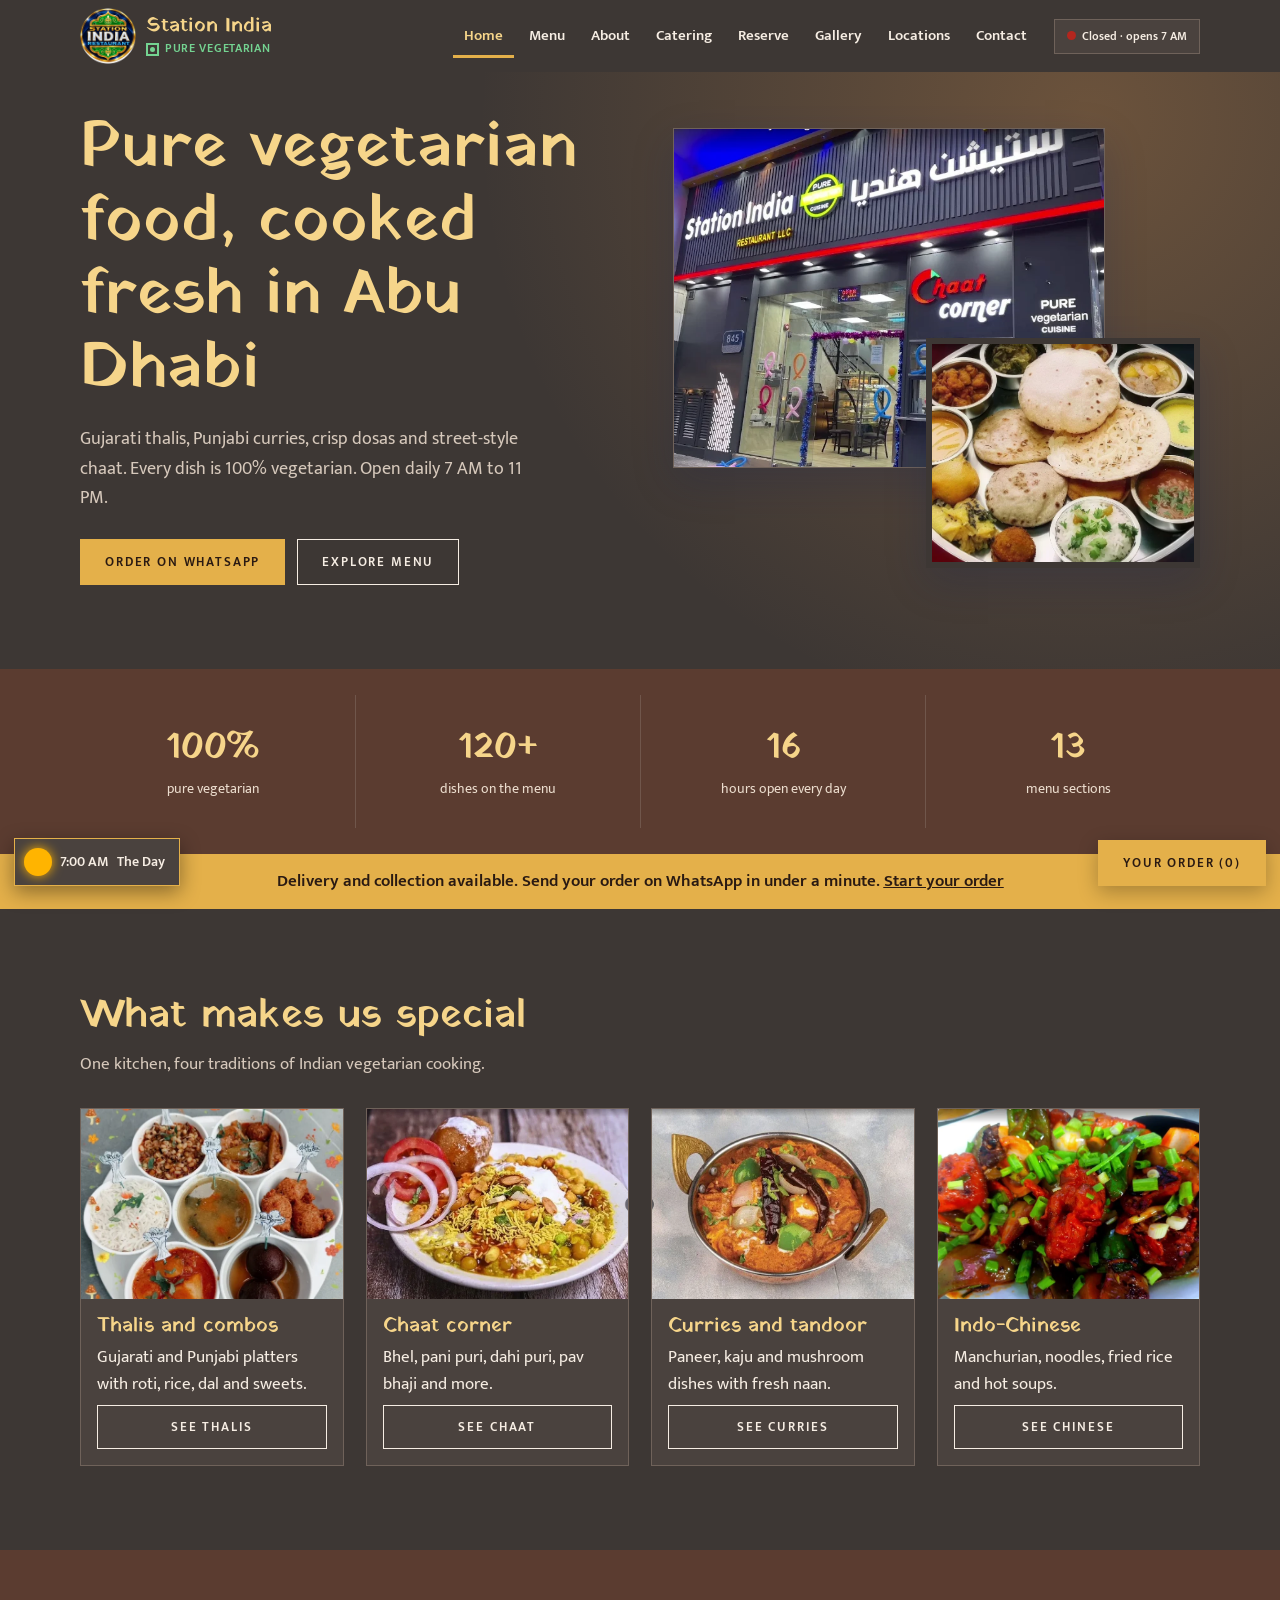
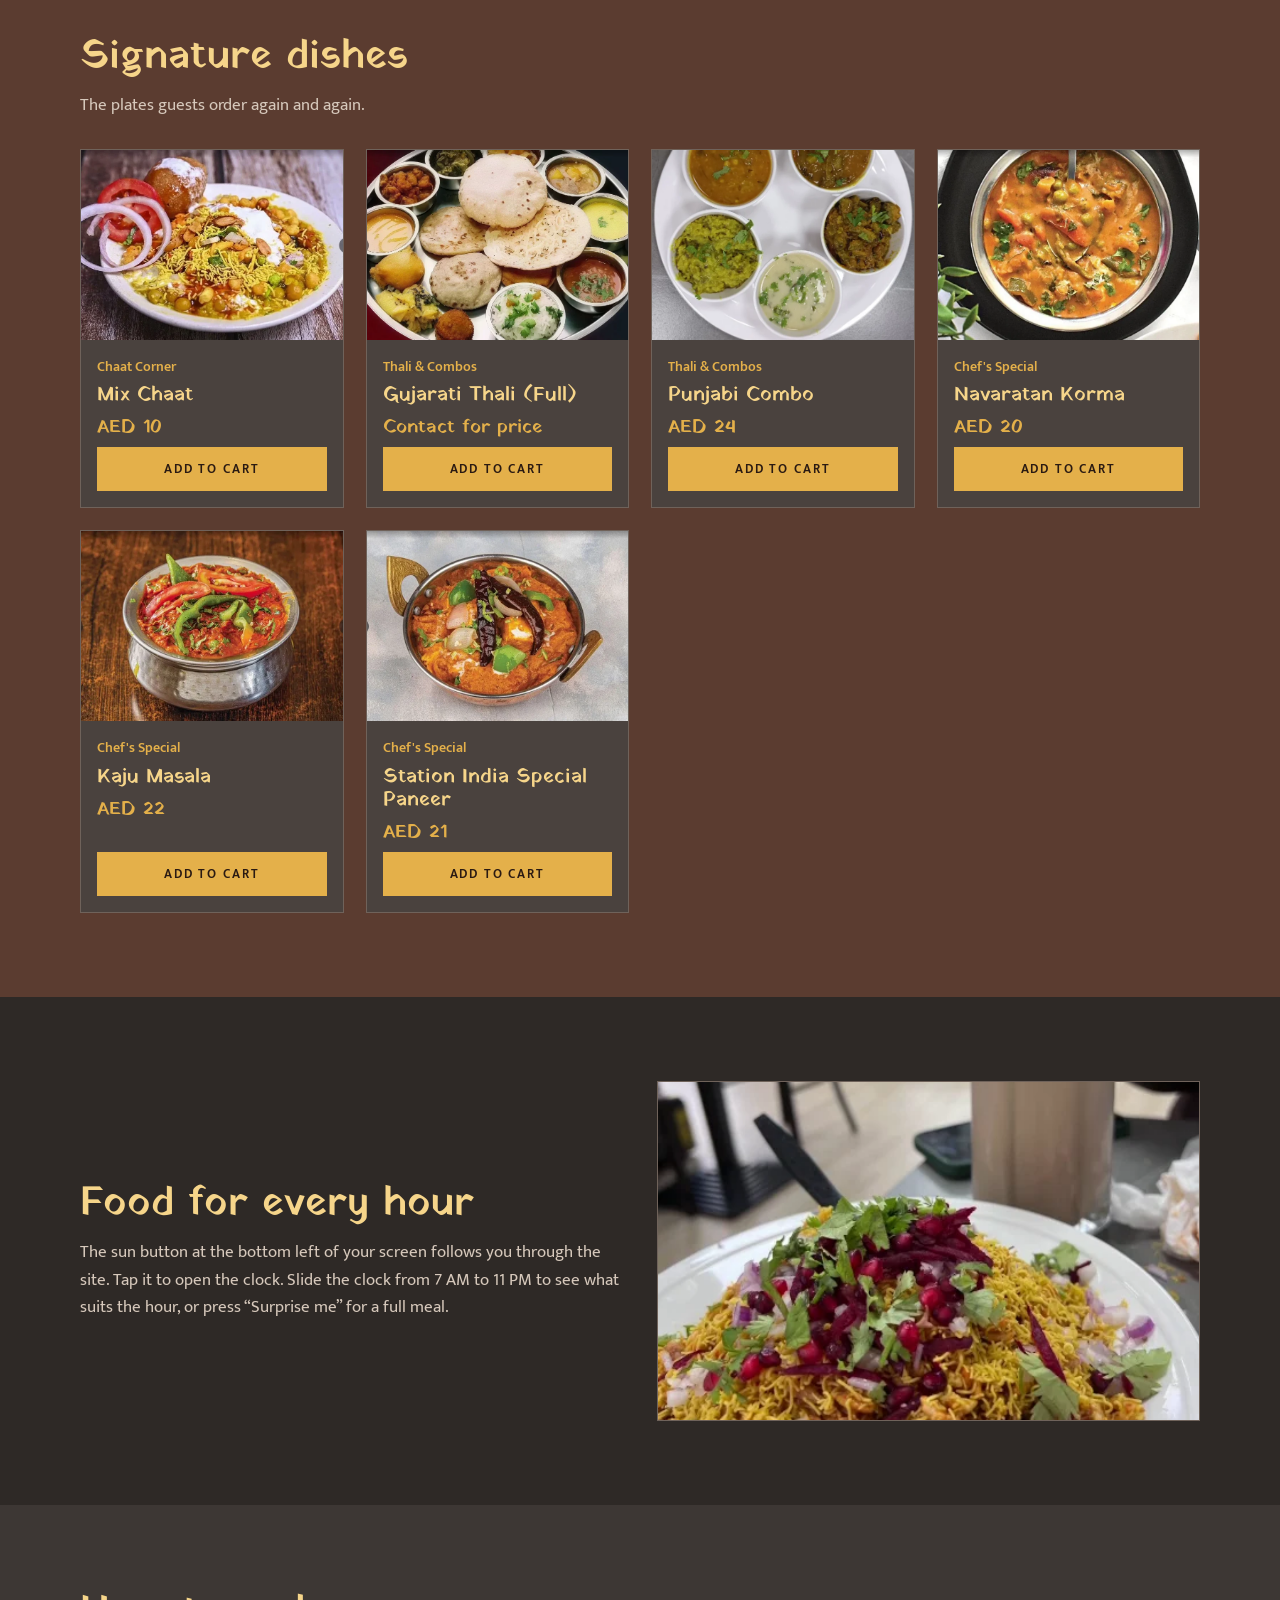
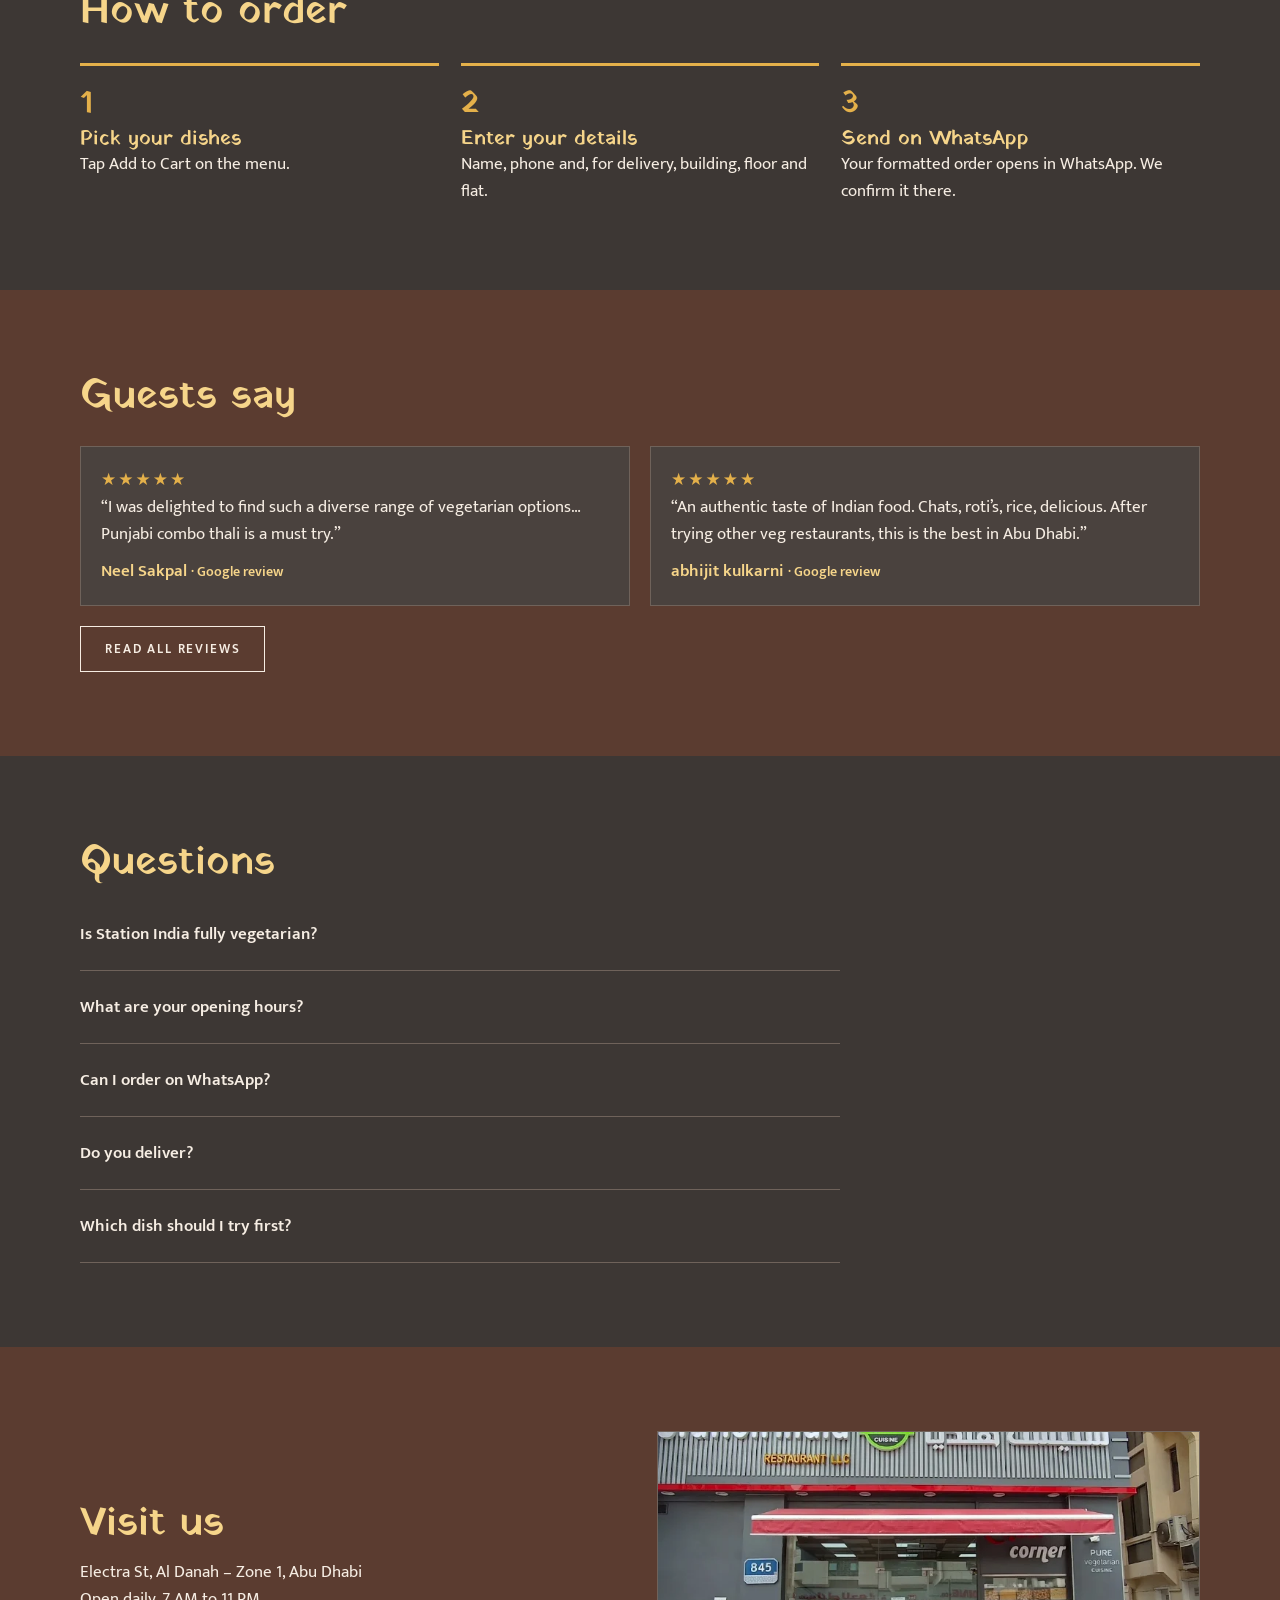
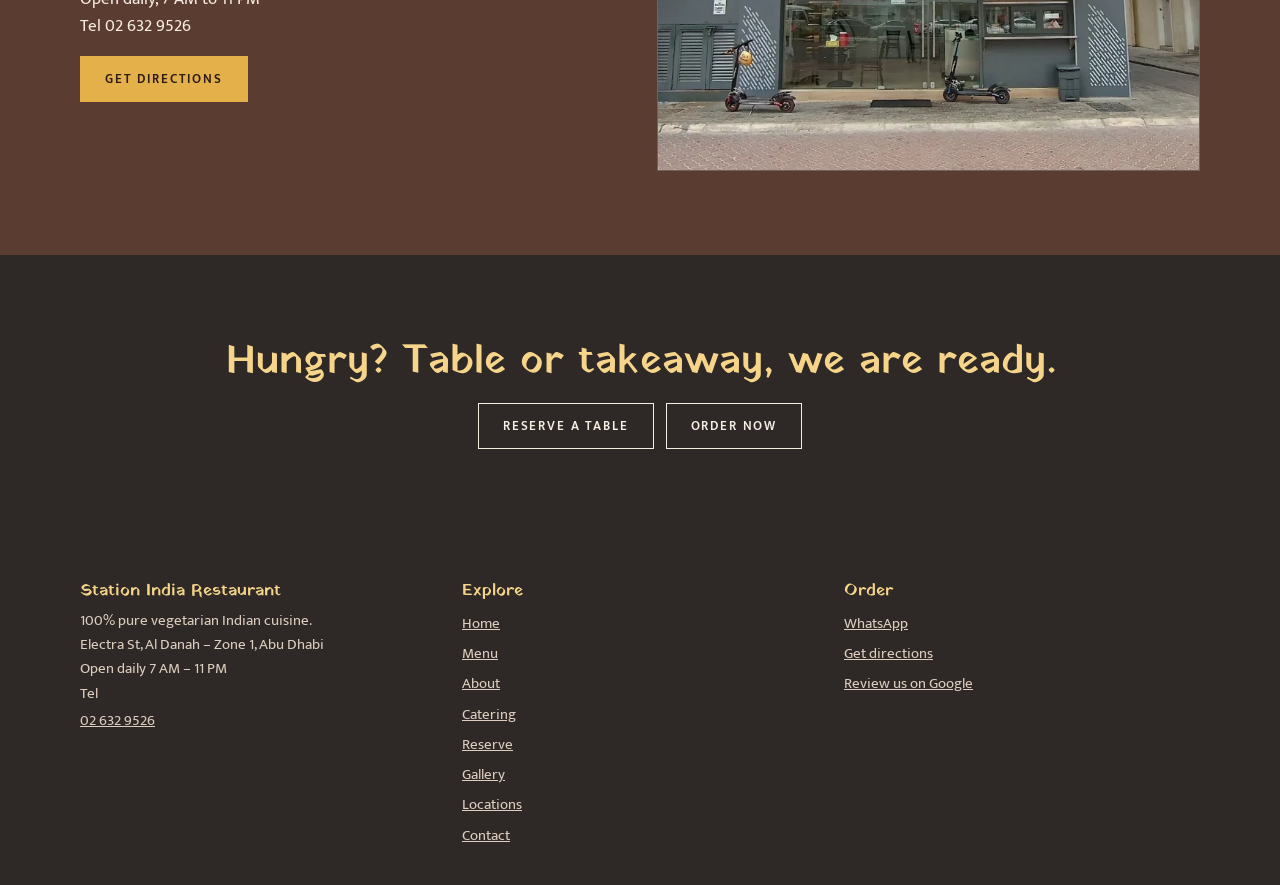
<file: index.html>
<!doctype html><html lang="en"><head><meta charset="utf-8"><meta name="viewport" content="width=device-width,initial-scale=1,viewport-fit=cover">
<meta name="color-scheme" content="only light"><meta name="supported-color-schemes" content="light"><meta name="theme-color" content="#3D3734">
<title>Station India Restaurant Abu Dhabi | Pure Vegetarian Indian Food</title><meta name="description" content="100% pure vegetarian Indian restaurant in Al Danah, Abu Dhabi. Thalis, chaat, dosa, paneer curries. Order on WhatsApp. Open daily 7 AM to 11 PM."><link rel="canonical" href="https://YOUR-DOMAIN.com/index.html">
<meta property="og:title" content="Station India Restaurant Abu Dhabi | Pure Vegetarian Indian Food"><meta property="og:description" content="100% pure vegetarian Indian restaurant in Al Danah, Abu Dhabi. Thalis, chaat, dosa, paneer curries. Order on WhatsApp. Open daily 7 AM to 11 PM."><meta property="og:image" content="https://YOUR-DOMAIN.com/images/logo-station-india.webp"><meta property="og:type" content="website"><meta name="twitter:card" content="summary_large_image">
<link rel="icon" href="images/logo-small.png"><link rel="preconnect" href="https://fonts.googleapis.com"><link rel="preconnect" href="https://fonts.gstatic.com" crossorigin>
<link href="https://fonts.googleapis.com/css2?family=Mukta:wght@400;600&family=Yatra+One&display=swap" rel="stylesheet"><link rel="stylesheet" href="style.css"></head>
<body data-p="home"><main><section class="hero"><div class="wrap hg"><div><h1>Pure vegetarian food, cooked fresh in Abu Dhabi</h1><p>Gujarati thalis, Punjabi curries, crisp dosas and street-style chaat. Every dish is 100% vegetarian. Open daily 7 AM to 11 PM.</p><div class="cta"><a class="btn" href="https://wa.me/97126329526">Order on WhatsApp</a><a class="btn o" href="menu.html">Explore Menu</a></div></div>
<div class="hi"><img class="a" src="images/storefront-night.webp" alt="Station India Restaurant storefront at night, Electra Street, Abu Dhabi"><img class="b" src="images/gujarati-thali-platter.webp" alt="Gujarati thali platter at Station India Abu Dhabi"></div></div></section>
<div class="stats"><div class="wrap"><div><b data-n="100" data-s="%">100%</b><span>pure vegetarian</span></div><div><b data-n="120" data-s="+">120+</b><span>dishes on the menu</span></div><div><b data-n="16">16</b><span>hours open every day</span></div><div><b data-n="13">13</b><span>menu sections</span></div></div></div>
<div class="ban">Delivery and collection available. Send your order on WhatsApp in under a minute. <a href="menu.html"><u>Start your order</u></a></div>
<section class="sec"><div class="wrap"><h2>What makes us special</h2><p class="lead">One kitchen, four traditions of Indian vegetarian cooking.</p>
<div class="grid"><article class="card rev"><img src="images/round-thali.webp" alt="Round thali with bowls of dal, curry and rice" loading="lazy"><div><h3>Thalis and combos</h3><p>Gujarati and Punjabi platters with roti, rice, dal and sweets.</p><a class="btn o" href="menu.html#c3">See thalis</a></div></article>
<article class="card rev"><img src="images/sev-puri-chaat.webp" alt="Sev puri chaat with onion and tomato" loading="lazy"><div><h3>Chaat corner</h3><p>Bhel, pani puri, dahi puri, pav bhaji and more.</p><a class="btn o" href="menu.html#c2">See chaat</a></div></article>
<article class="card rev"><img src="images/paneer-kadai.webp" alt="Paneer kadai in a brass bowl" loading="lazy"><div><h3>Curries and tandoor</h3><p>Paneer, kaju and mushroom dishes with fresh naan.</p><a class="btn o" href="menu.html#c4">See curries</a></div></article>
<article class="card rev"><img src="images/veg-manchurian.webp" alt="Vegetable manchurian with spring onion" loading="lazy"><div><h3>Indo-Chinese</h3><p>Manchurian, noodles, fried rice and hot soups.</p><a class="btn o" href="menu.html#c8">See Chinese</a></div></article></div></div></section>
<section class="sec alt"><div class="wrap"><h2>Signature dishes</h2><p class="lead">The plates guests order again and again.</p><div class="grid" id="sig"></div></div></section>
<section class="sec dk"><div class="wrap two"><div><h2>Food for every hour</h2><p class="lead">The sun button at the bottom left of your screen follows you through the site. Tap it to open the clock. Slide the clock from 7 AM to 11 PM to see what suits the hour, or press “Surprise me” for a full meal.</p></div><img src="images/bhel-and-shake.webp" alt="Bhel and a cold coffee shake" loading="lazy"></div></section>
<section class="sec"><div class="wrap"><h2>How to order</h2><div class="steps"><div><h3>Pick your dishes</h3><p>Tap Add to Cart on the menu.</p></div><div><h3>Enter your details</h3><p>Name, phone and, for delivery, building, floor and flat.</p></div><div><h3>Send on WhatsApp</h3><p>Your formatted order opens in WhatsApp. We confirm it there.</p></div></div></div></section>
<section class="sec alt"><div class="wrap"><h2>Guests say</h2><div class="rv"><blockquote class="rev"><span class="st" aria-label="5 stars">★★★★★</span><p>“I was delighted to find such a diverse range of vegetarian options… Punjabi combo thali is a must try.”</p><cite>Neel Sakpal <small>· Google review</small></cite></blockquote><blockquote class="rev"><span class="st" aria-label="5 stars">★★★★★</span><p>“An authentic taste of Indian food. Chats, roti’s, rice, delicious. After trying other veg restaurants, this is the best in Abu Dhabi.”</p><cite>abhijit kulkarni <small>· Google review</small></cite></blockquote></div><p style="margin-top:20px"><a class="btn o" href="about-us.html#reviews">Read all reviews</a></p></div></section>
<section class="sec"><div class="wrap"><h2>Questions</h2><div style="max-width:760px"><details><summary>Is Station India fully vegetarian?</summary><p>Yes. Every dish is 100% pure vegetarian, and Jain options such as Jain Pav Bhaji are available.</p></details><details><summary>What are your opening hours?</summary><p>We are open every day from 7 AM to 11 PM.</p></details><details><summary>Can I order on WhatsApp?</summary><p>Yes. Add dishes to your order and send it on WhatsApp, or message us directly.</p></details><details><summary>Do you deliver?</summary><p>Yes. Choose Delivery in your order and give your building, floor, flat and directions.</p></details><details><summary>Which dish should I try first?</summary><p>Guests recommend the Punjabi Combo thali, rava masala dosa and our chaat.</p></details></div></div></section>
<section class="sec alt"><div class="wrap two"><div><h2>Visit us</h2><p>Electra St, Al Danah – Zone 1, Abu Dhabi<br>Open daily, 7 AM to 11 PM<br>Tel 02 632 9526</p><p style="margin-top:16px"><a class="btn" href="https://www.google.com/maps/search/?api=1&query=Station+India+Restaurant+Electra+St+Al+Danah+Abu+Dhabi">Get directions</a></p></div><img src="images/storefront-day.webp" alt="Station India Restaurant shopfront by day" loading="lazy"></div></section>
<section class="sec dk" style="text-align:center"><div class="wrap"><h2>Hungry? Table or takeaway, we are ready.</h2><div class="cta" style="justify-content:center;margin-top:18px"><a class="btn o" href="reserve.html">Reserve a table</a><a class="btn o" href="menu.html">Order now</a></div></div></section>
<script type="application/ld+json">{"@context": "https://schema.org", "@type": "Restaurant", "name": "Station India Restaurant", "servesCuisine": ["Indian", "Vegetarian", "Gujarati", "South Indian", "Indo-Chinese"], "telephone": "+97126329526", "priceRange": "AED 1-50", "image": "https://YOUR-DOMAIN.com/images/storefront-night.webp", "url": "https://YOUR-DOMAIN.com", "hasMenu": "https://YOUR-DOMAIN.com/menu.html", "address": {"@type": "PostalAddress", "streetAddress": "Electra St, Al Danah - Zone 1", "addressLocality": "Abu Dhabi", "addressCountry": "AE"}, "openingHoursSpecification": [{"@type": "OpeningHoursSpecification", "dayOfWeek": ["Monday", "Tuesday", "Wednesday", "Thursday", "Friday", "Saturday", "Sunday"], "opens": "07:00", "closes": "23:00"}]}</script><script type="application/ld+json">{"@context": "https://schema.org", "@type": "FAQPage", "mainEntity": [{"@type": "Question", "name": "Is Station India fully vegetarian?", "acceptedAnswer": {"@type": "Answer", "text": "Yes. Every dish is 100% pure vegetarian, and Jain options such as Jain Pav Bhaji are available."}}, {"@type": "Question", "name": "What are your opening hours?", "acceptedAnswer": {"@type": "Answer", "text": "We are open every day from 7 AM to 11 PM."}}, {"@type": "Question", "name": "Can I order on WhatsApp?", "acceptedAnswer": {"@type": "Answer", "text": "Yes. Add dishes to your order and send it on WhatsApp, or message us directly."}}, {"@type": "Question", "name": "Do you deliver?", "acceptedAnswer": {"@type": "Answer", "text": "Yes. Choose Delivery in your order and give your building, floor, flat and directions."}}, {"@type": "Question", "name": "Which dish should I try first?", "acceptedAnswer": {"@type": "Answer", "text": "Guests recommend the Punjabi Combo thali, rava masala dosa and our chaat."}}]}</script></main><script src="app.js"></script></body></html>
</file>
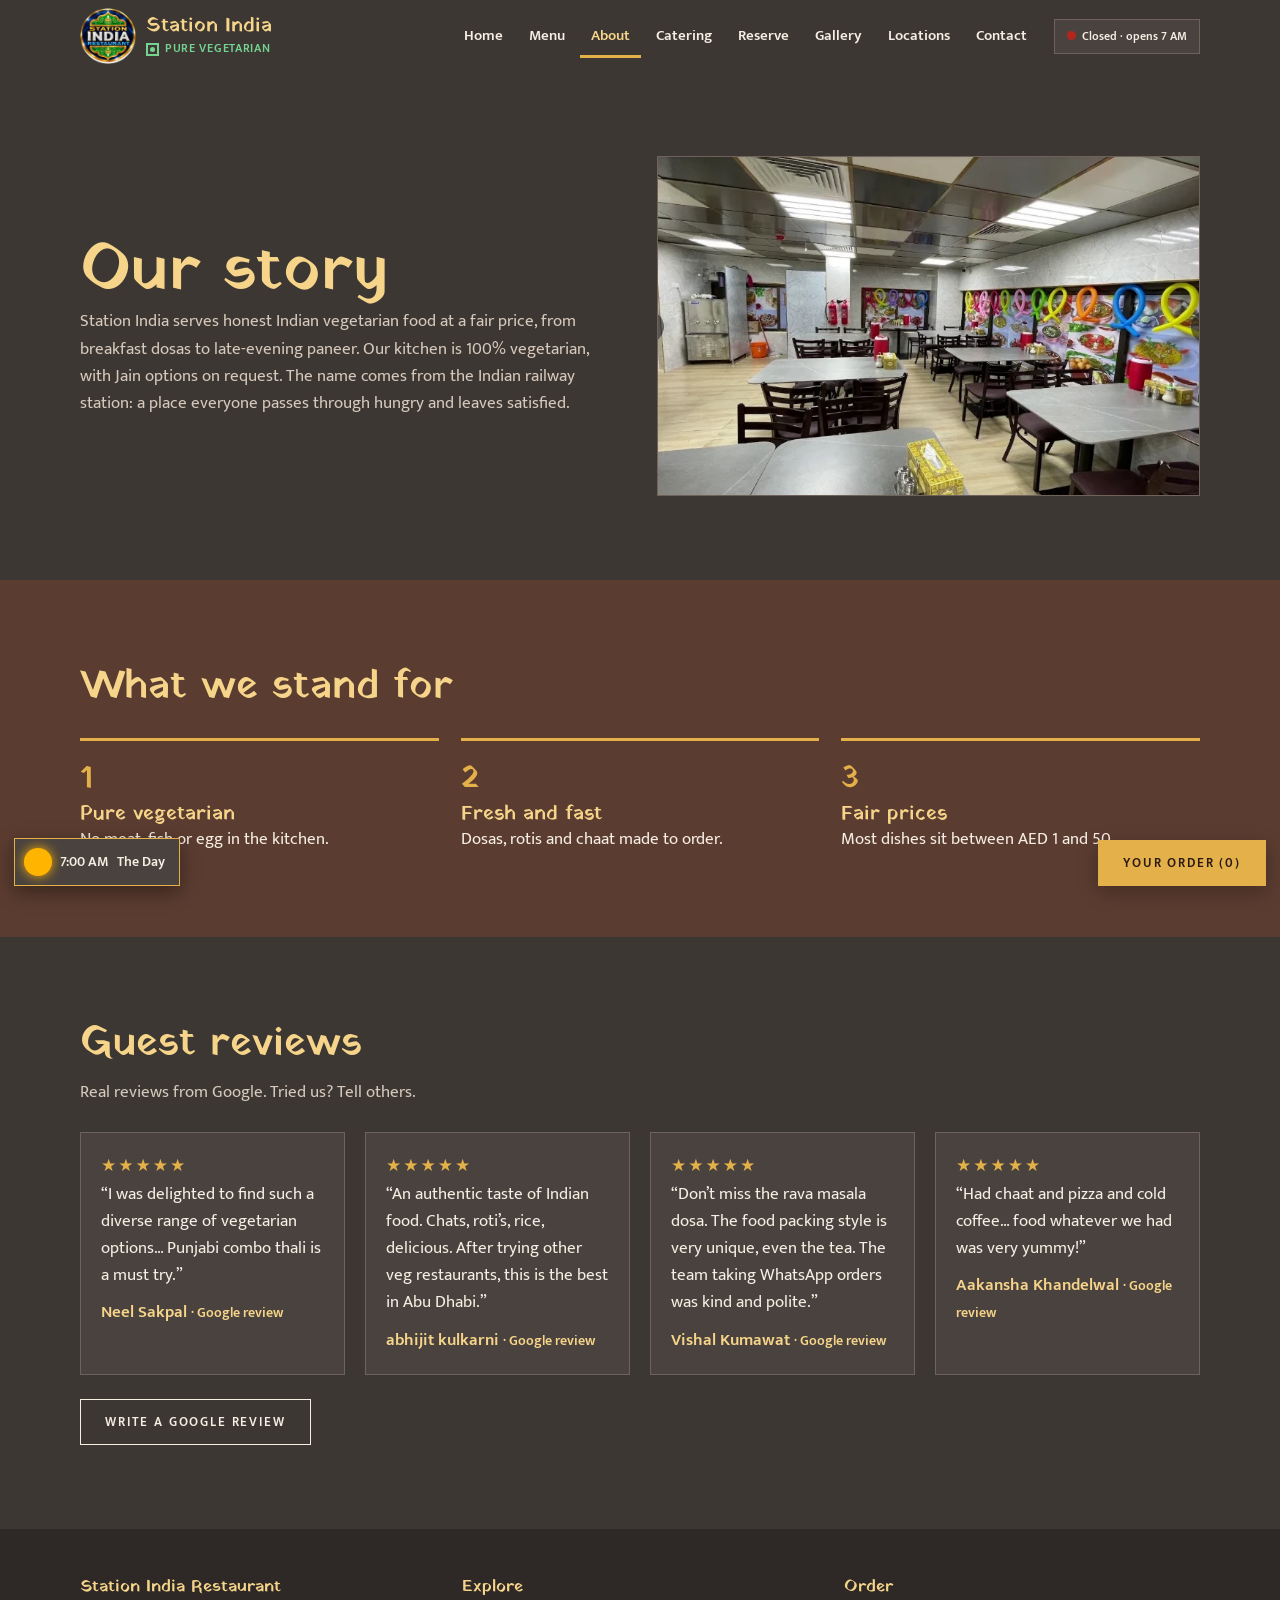
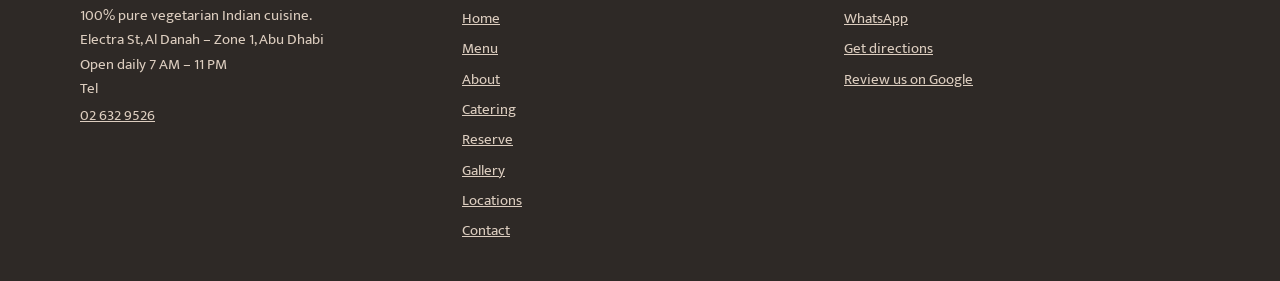
<file: about-us.html>
<!doctype html><html lang="en"><head><meta charset="utf-8"><meta name="viewport" content="width=device-width,initial-scale=1,viewport-fit=cover">
<meta name="color-scheme" content="only light"><meta name="supported-color-schemes" content="light"><meta name="theme-color" content="#3D3734">
<title>About Us | Station India Restaurant Abu Dhabi</title><meta name="description" content="The story of Station India, a pure vegetarian Indian kitchen in Al Danah, Abu Dhabi, and what guests say about it."><link rel="canonical" href="https://YOUR-DOMAIN.com/about-us.html">
<meta property="og:title" content="About Us | Station India Restaurant Abu Dhabi"><meta property="og:description" content="The story of Station India, a pure vegetarian Indian kitchen in Al Danah, Abu Dhabi, and what guests say about it."><meta property="og:image" content="https://YOUR-DOMAIN.com/images/logo-station-india.webp"><meta property="og:type" content="website"><meta name="twitter:card" content="summary_large_image">
<link rel="icon" href="images/logo-small.png"><link rel="preconnect" href="https://fonts.googleapis.com"><link rel="preconnect" href="https://fonts.gstatic.com" crossorigin>
<link href="https://fonts.googleapis.com/css2?family=Mukta:wght@400;600&family=Yatra+One&display=swap" rel="stylesheet"><link rel="stylesheet" href="style.css"></head>
<body data-p="about"><main><section class="sec"><div class="wrap two"><div><h1>Our story</h1><p class="lead">Station India serves honest Indian vegetarian food at a fair price, from breakfast dosas to late-evening paneer. Our kitchen is 100% vegetarian, with Jain options on request. The name comes from the Indian railway station: a place everyone passes through hungry and leaves satisfied.</p></div><img src="images/dining-hall-1.webp" alt="Dining hall at Station India Restaurant" loading="lazy"></div></section>
<section class="sec alt"><div class="wrap"><h2>What we stand for</h2><div class="steps"><div><h3>Pure vegetarian</h3><p>No meat, fish or egg in the kitchen.</p></div><div><h3>Fresh and fast</h3><p>Dosas, rotis and chaat made to order.</p></div><div><h3>Fair prices</h3><p>Most dishes sit between AED 1 and 50.</p></div></div></div></section>
<section class="sec" id="reviews"><div class="wrap"><h2>Guest reviews</h2><p class="lead">Real reviews from Google. Tried us? Tell others.</p><div class="rv"><blockquote class="rev"><span class="st" aria-label="5 stars">★★★★★</span><p>“I was delighted to find such a diverse range of vegetarian options… Punjabi combo thali is a must try.”</p><cite>Neel Sakpal <small>· Google review</small></cite></blockquote><blockquote class="rev"><span class="st" aria-label="5 stars">★★★★★</span><p>“An authentic taste of Indian food. Chats, roti’s, rice, delicious. After trying other veg restaurants, this is the best in Abu Dhabi.”</p><cite>abhijit kulkarni <small>· Google review</small></cite></blockquote><blockquote class="rev"><span class="st" aria-label="5 stars">★★★★★</span><p>“Don’t miss the rava masala dosa. The food packing style is very unique, even the tea. The team taking WhatsApp orders was kind and polite.”</p><cite>Vishal Kumawat <small>· Google review</small></cite></blockquote><blockquote class="rev"><span class="st" aria-label="5 stars">★★★★★</span><p>“Had chaat and pizza and cold coffee… food whatever we had was very yummy!”</p><cite>Aakansha Khandelwal <small>· Google review</small></cite></blockquote></div><p style="margin-top:24px"><a class="btn o" href="https://www.google.com/search?q=Station+india+Restaurant#lrd=0x3e5e671c5cef261f:0x58cc86a53b05bf9f,3,,,," target="_blank" rel="noopener">Write a Google review</a></p></div></section></main><script src="app.js"></script></body></html>
</file>
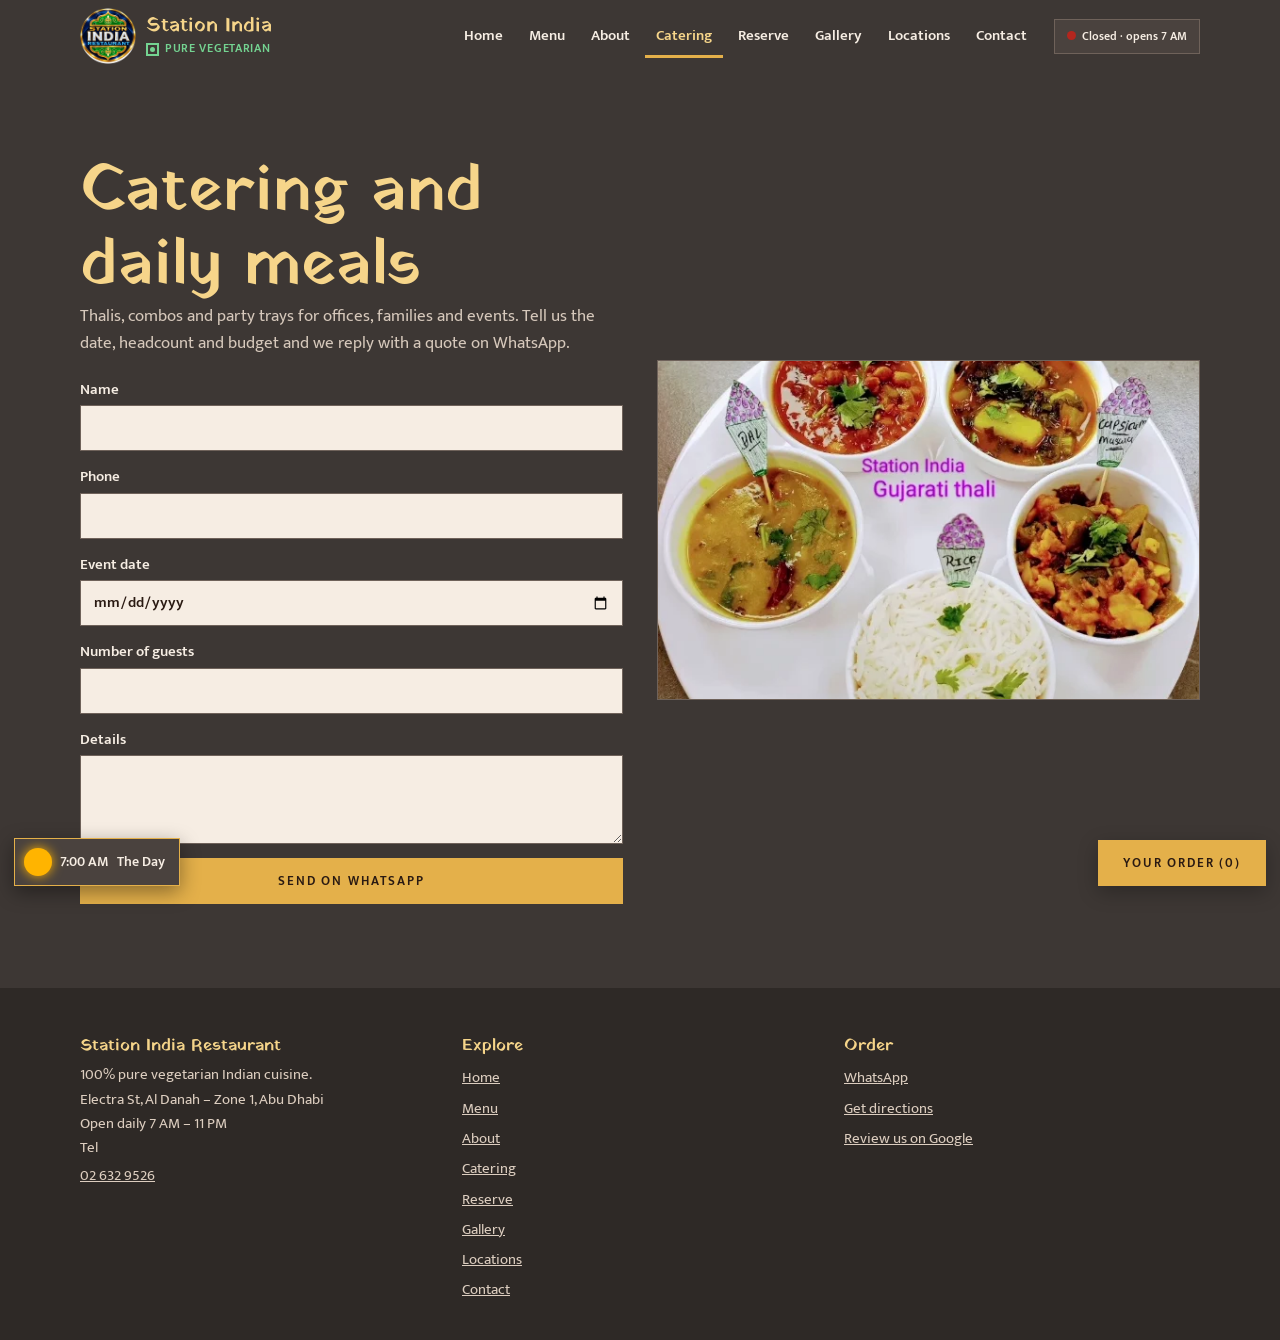
<file: catering.html>
<!doctype html><html lang="en"><head><meta charset="utf-8"><meta name="viewport" content="width=device-width,initial-scale=1,viewport-fit=cover">
<meta name="color-scheme" content="only light"><meta name="supported-color-schemes" content="light"><meta name="theme-color" content="#3D3734">
<title>Catering | Station India Restaurant Abu Dhabi</title><meta name="description" content="Vegetarian catering and daily meals for offices and groups in Abu Dhabi. Request a quote on WhatsApp."><link rel="canonical" href="https://YOUR-DOMAIN.com/catering.html">
<meta property="og:title" content="Catering | Station India Restaurant Abu Dhabi"><meta property="og:description" content="Vegetarian catering and daily meals for offices and groups in Abu Dhabi. Request a quote on WhatsApp."><meta property="og:image" content="https://YOUR-DOMAIN.com/images/logo-station-india.webp"><meta property="og:type" content="website"><meta name="twitter:card" content="summary_large_image">
<link rel="icon" href="images/logo-small.png"><link rel="preconnect" href="https://fonts.googleapis.com"><link rel="preconnect" href="https://fonts.gstatic.com" crossorigin>
<link href="https://fonts.googleapis.com/css2?family=Mukta:wght@400;600&family=Yatra+One&display=swap" rel="stylesheet"><link rel="stylesheet" href="style.css"></head>
<body data-p="cat"><main><section class="sec"><div class="wrap two"><div><h1>Catering and daily meals</h1><p class="lead">Thalis, combos and party trays for offices, families and events. Tell us the date, headcount and budget and we reply with a quote on WhatsApp.</p><form data-wa="Catering quote" style="margin-top:20px"><label>Name<input name="n" data-l="Name" required></label><label>Phone<input name="p" data-l="Phone" type="tel" required></label><label>Event date<input name="d" data-l="Date" type="date"></label><label>Number of guests<input name="g" data-l="Guests" type="number" min="1"></label><label>Details<textarea name="m" data-l="Details" rows="3"></textarea></label><button class="btn" type="submit">Send on WhatsApp</button></form></div><img src="images/gujarati-thali-bowls.webp" alt="Gujarati thali bowls for group meals" loading="lazy"></div></section></main><script src="app.js"></script></body></html>
</file>
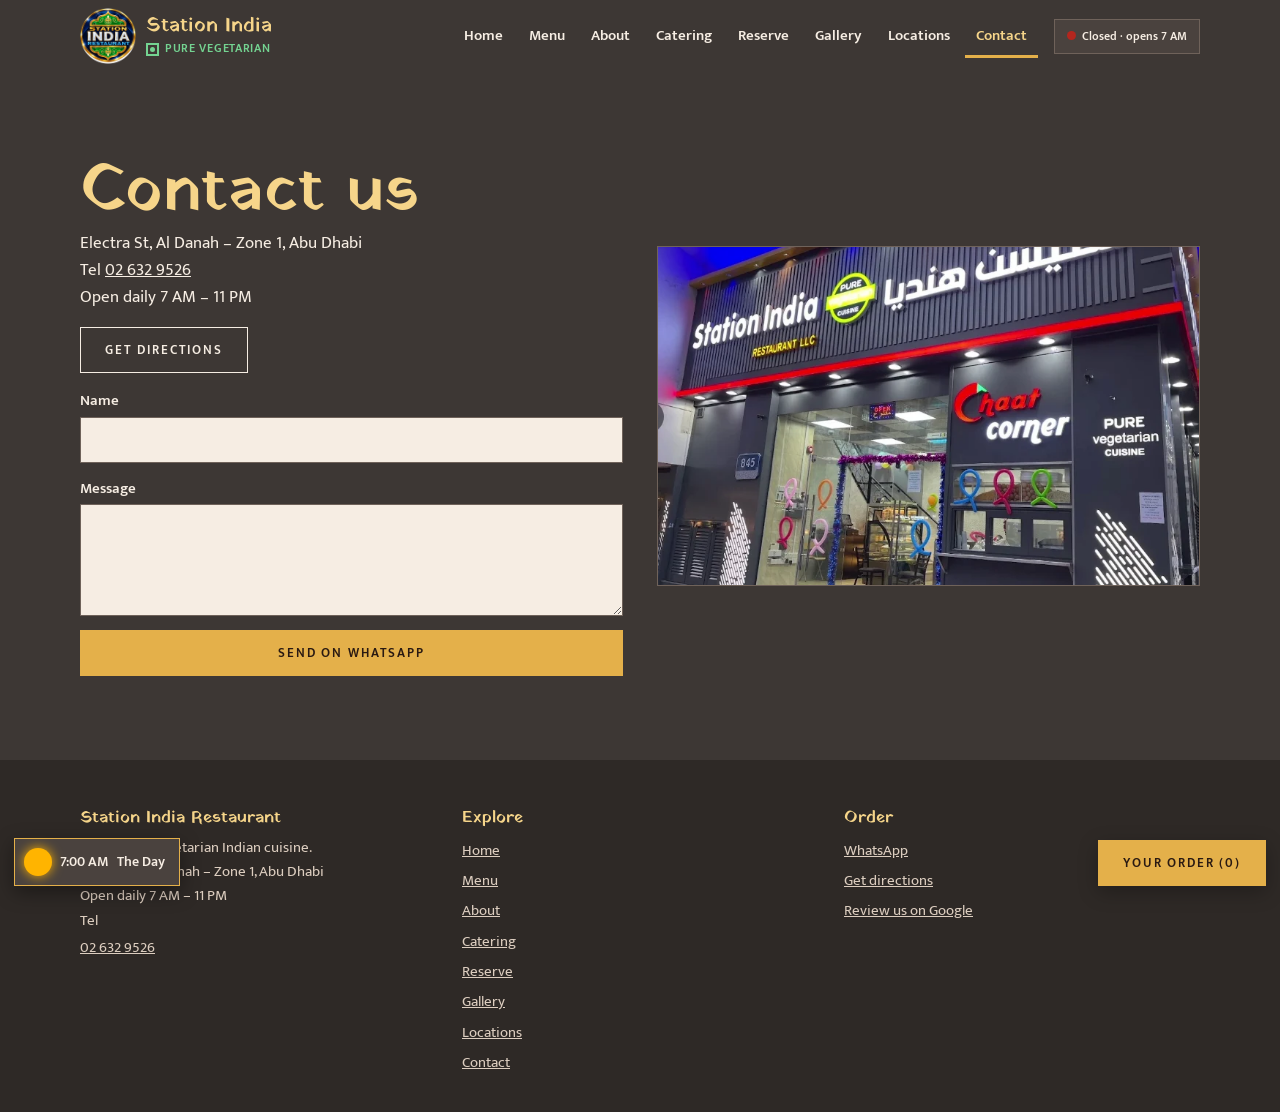
<file: contact-us.html>
<!doctype html><html lang="en"><head><meta charset="utf-8"><meta name="viewport" content="width=device-width,initial-scale=1,viewport-fit=cover">
<meta name="color-scheme" content="only light"><meta name="supported-color-schemes" content="light"><meta name="theme-color" content="#3D3734">
<title>Contact Us | Station India Restaurant Abu Dhabi</title><meta name="description" content="Call, WhatsApp or visit Station India, Electra St, Al Danah, Abu Dhabi."><link rel="canonical" href="https://YOUR-DOMAIN.com/contact-us.html">
<meta property="og:title" content="Contact Us | Station India Restaurant Abu Dhabi"><meta property="og:description" content="Call, WhatsApp or visit Station India, Electra St, Al Danah, Abu Dhabi."><meta property="og:image" content="https://YOUR-DOMAIN.com/images/logo-station-india.webp"><meta property="og:type" content="website"><meta name="twitter:card" content="summary_large_image">
<link rel="icon" href="images/logo-small.png"><link rel="preconnect" href="https://fonts.googleapis.com"><link rel="preconnect" href="https://fonts.gstatic.com" crossorigin>
<link href="https://fonts.googleapis.com/css2?family=Mukta:wght@400;600&family=Yatra+One&display=swap" rel="stylesheet"><link rel="stylesheet" href="style.css"></head>
<body data-p="con"><main><section class="sec"><div class="wrap two"><div><h1>Contact us</h1><p>Electra St, Al Danah – Zone 1, Abu Dhabi<br>Tel <a href="tel:+97126329526">02 632 9526</a><br>Open daily 7 AM – 11 PM</p><p style="margin:16px 0"><a class="btn o" href="https://www.google.com/maps/search/?api=1&query=Station+India+Restaurant+Electra+St+Al+Danah+Abu+Dhabi">Get directions</a></p><form data-wa="Message"><label>Name<input name="n" data-l="Name" required></label><label>Message<textarea name="m" data-l="Message" rows="4" required></textarea></label><button class="btn" type="submit">Send on WhatsApp</button></form></div><img src="images/storefront-night.webp" alt="Station India storefront at night" loading="lazy"></div></section></main><script src="app.js"></script></body></html>
</file>
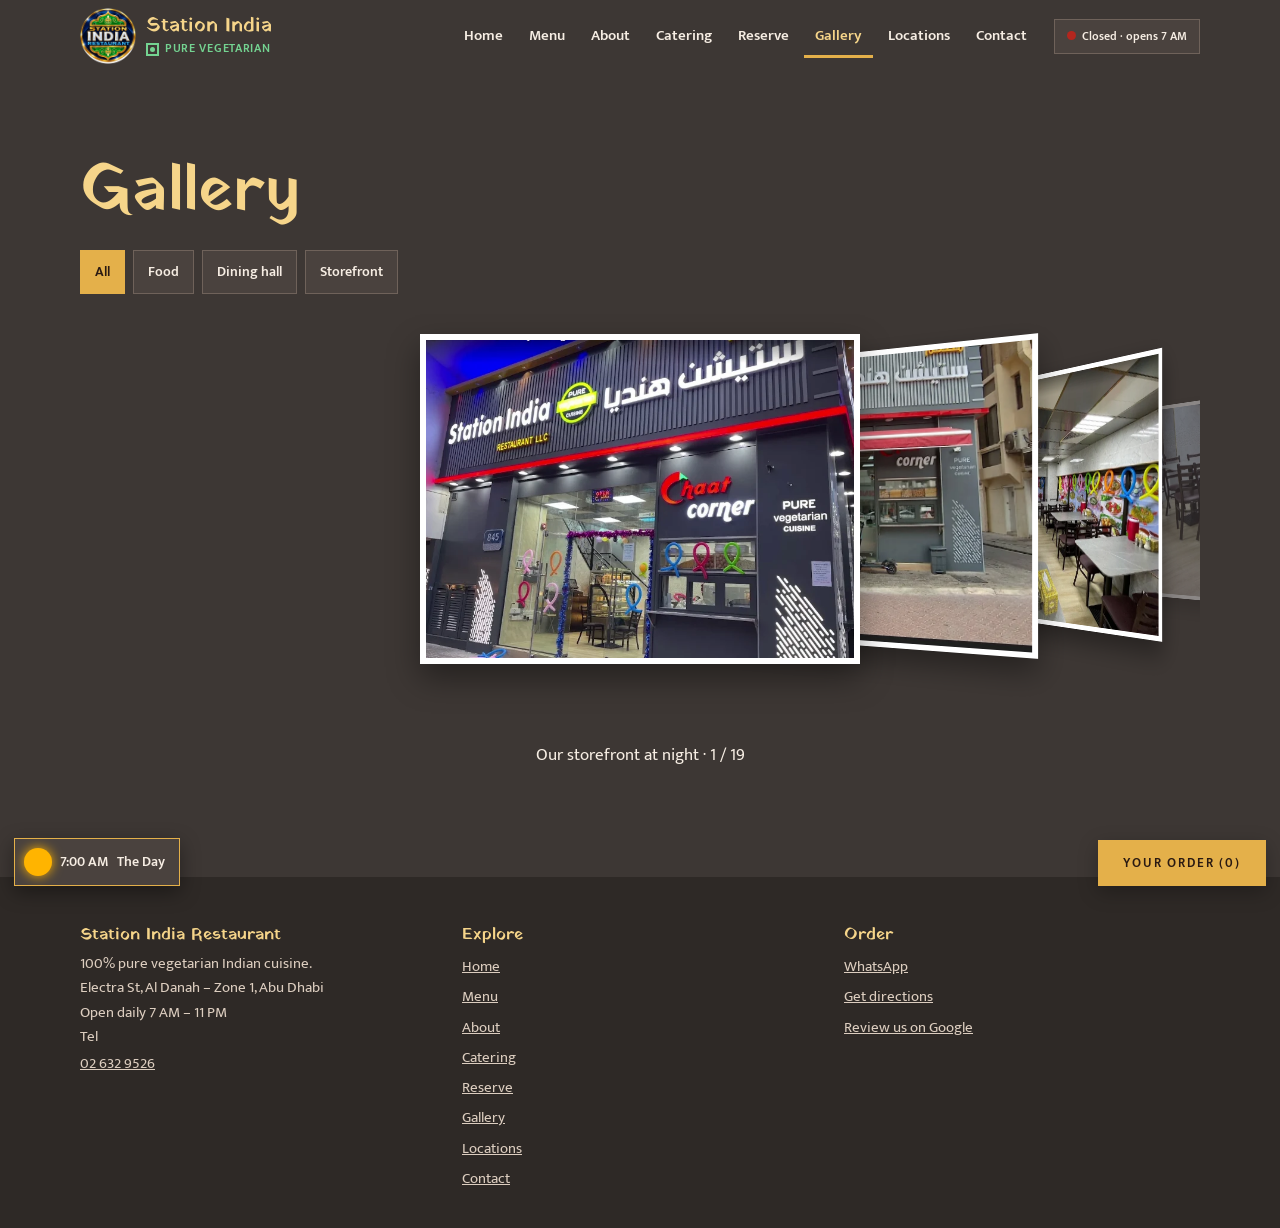
<file: gallery.html>
<!doctype html><html lang="en"><head><meta charset="utf-8"><meta name="viewport" content="width=device-width,initial-scale=1,viewport-fit=cover">
<meta name="color-scheme" content="only light"><meta name="supported-color-schemes" content="light"><meta name="theme-color" content="#3D3734">
<title>Gallery | Station India Restaurant Abu Dhabi</title><meta name="description" content="Photos of the food, dining hall and storefront at Station India, Abu Dhabi."><link rel="canonical" href="https://YOUR-DOMAIN.com/gallery.html">
<meta property="og:title" content="Gallery | Station India Restaurant Abu Dhabi"><meta property="og:description" content="Photos of the food, dining hall and storefront at Station India, Abu Dhabi."><meta property="og:image" content="https://YOUR-DOMAIN.com/images/logo-station-india.webp"><meta property="og:type" content="website"><meta name="twitter:card" content="summary_large_image">
<link rel="icon" href="images/logo-small.png"><link rel="preconnect" href="https://fonts.googleapis.com"><link rel="preconnect" href="https://fonts.gstatic.com" crossorigin>
<link href="https://fonts.googleapis.com/css2?family=Mukta:wght@400;600&family=Yatra+One&display=swap" rel="stylesheet"><link rel="stylesheet" href="style.css"></head>
<body data-p="gal"><main><section class="sec"><div class="wrap"><h1>Gallery</h1><div class="vid" hidden><video id="tour" src="videos/station-india-tour.mp4" controls preload="none"></video></div><div style="display:flex;gap:8px;flex-wrap:wrap;margin:20px 0"><button class="chip on" data-f="all">All</button><button class="chip" data-f="f">Food</button><button class="chip" data-f="i">Dining hall</button><button class="chip" data-f="s">Storefront</button></div><div class="cf strip" id="cf"><figure data-c="s"><img src="images/storefront-night.webp" alt="Our storefront at night at Station India Restaurant, Abu Dhabi" loading="lazy"><figcaption>Our storefront at night</figcaption></figure><figure data-c="s"><img src="images/storefront-day.webp" alt="Station India on Electra Street at Station India Restaurant, Abu Dhabi" loading="lazy"><figcaption>Station India on Electra Street</figcaption></figure><figure data-c="i"><img src="images/dining-hall-1.webp" alt="Dining hall at Station India Restaurant, Abu Dhabi" loading="lazy"><figcaption>Dining hall</figcaption></figure><figure data-c="i"><img src="images/dining-hall-2.webp" alt="Seating area at Station India Restaurant, Abu Dhabi" loading="lazy"><figcaption>Seating area</figcaption></figure><figure data-c="i"><img src="images/dining-hall-3.webp" alt="Tables and chairs at Station India Restaurant, Abu Dhabi" loading="lazy"><figcaption>Tables and chairs</figcaption></figure><figure data-c="i"><img src="images/sweets-counter.webp" alt="Sweets counter at Station India Restaurant, Abu Dhabi" loading="lazy"><figcaption>Sweets counter</figcaption></figure><figure data-c="f"><img src="images/gujarati-thali-platter.webp" alt="Gujarati thali at Station India Restaurant, Abu Dhabi" loading="lazy"><figcaption>Gujarati thali</figcaption></figure><figure data-c="f"><img src="images/round-thali.webp" alt="Round thali with sweet at Station India Restaurant, Abu Dhabi" loading="lazy"><figcaption>Round thali with sweet</figcaption></figure><figure data-c="f"><img src="images/thali-curries.webp" alt="Thali curries at Station India Restaurant, Abu Dhabi" loading="lazy"><figcaption>Thali curries</figcaption></figure><figure data-c="f"><img src="images/sev-puri-chaat.webp" alt="Sev puri chaat at Station India Restaurant, Abu Dhabi" loading="lazy"><figcaption>Sev puri chaat</figcaption></figure><figure data-c="f"><img src="images/green-chutney-chaat.webp" alt="Chutney chaat at Station India Restaurant, Abu Dhabi" loading="lazy"><figcaption>Chutney chaat</figcaption></figure><figure data-c="f"><img src="images/bhel-closeup.webp" alt="Bhel close-up at Station India Restaurant, Abu Dhabi" loading="lazy"><figcaption>Bhel close-up</figcaption></figure><figure data-c="f"><img src="images/paneer-kadai.webp" alt="Paneer kadai at Station India Restaurant, Abu Dhabi" loading="lazy"><figcaption>Paneer kadai</figcaption></figure><figure data-c="f"><img src="images/red-curry-bowl.webp" alt="Red curry at Station India Restaurant, Abu Dhabi" loading="lazy"><figcaption>Red curry</figcaption></figure><figure data-c="f"><img src="images/mixed-veg-curry.webp" alt="Mixed vegetable curry at Station India Restaurant, Abu Dhabi" loading="lazy"><figcaption>Mixed vegetable curry</figcaption></figure><figure data-c="f"><img src="images/veg-manchurian.webp" alt="Vegetable manchurian at Station India Restaurant, Abu Dhabi" loading="lazy"><figcaption>Vegetable manchurian</figcaption></figure><figure data-c="f"><img src="images/chilli-vegetable.webp" alt="Chilli vegetables at Station India Restaurant, Abu Dhabi" loading="lazy"><figcaption>Chilli vegetables</figcaption></figure><figure data-c="f"><img src="images/grilled-sandwich-fries.webp" alt="Grilled sandwich and fries at Station India Restaurant, Abu Dhabi" loading="lazy"><figcaption>Grilled sandwich and fries</figcaption></figure><figure data-c="f"><img src="images/thali-roti-foil.webp" alt="Takeaway thali at Station India Restaurant, Abu Dhabi" loading="lazy"><figcaption>Takeaway thali</figcaption></figure></div><p class="cap" id="cap"></p></div></section><div id="lb"><img alt="Enlarged photo"></div></main><script src="app.js"></script><script src="gallery.js"></script></body></html>
</file>
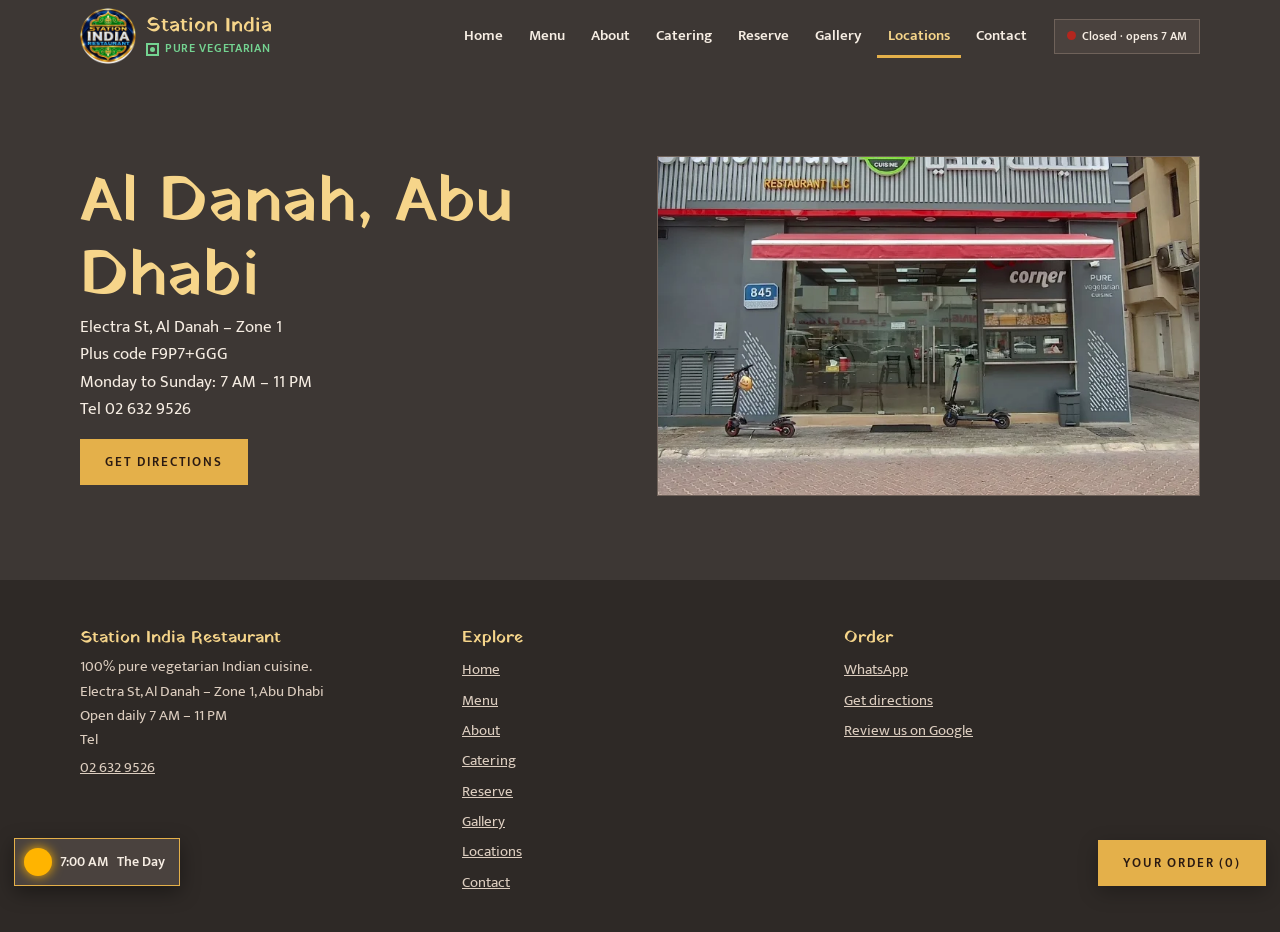
<file: locations.html>
<!doctype html><html lang="en"><head><meta charset="utf-8"><meta name="viewport" content="width=device-width,initial-scale=1,viewport-fit=cover">
<meta name="color-scheme" content="only light"><meta name="supported-color-schemes" content="light"><meta name="theme-color" content="#3D3734">
<title>Location & Hours | Station India Restaurant Abu Dhabi</title><meta name="description" content="Station India, Electra St, Al Danah Zone 1, Abu Dhabi. Open daily 7 AM to 11 PM."><link rel="canonical" href="https://YOUR-DOMAIN.com/locations.html">
<meta property="og:title" content="Location & Hours | Station India Restaurant Abu Dhabi"><meta property="og:description" content="Station India, Electra St, Al Danah Zone 1, Abu Dhabi. Open daily 7 AM to 11 PM."><meta property="og:image" content="https://YOUR-DOMAIN.com/images/logo-station-india.webp"><meta property="og:type" content="website"><meta name="twitter:card" content="summary_large_image">
<link rel="icon" href="images/logo-small.png"><link rel="preconnect" href="https://fonts.googleapis.com"><link rel="preconnect" href="https://fonts.gstatic.com" crossorigin>
<link href="https://fonts.googleapis.com/css2?family=Mukta:wght@400;600&family=Yatra+One&display=swap" rel="stylesheet"><link rel="stylesheet" href="style.css"></head>
<body data-p="loc"><main><section class="sec"><div class="wrap two"><div><h1>Al Danah, Abu Dhabi</h1><p>Electra St, Al Danah – Zone 1<br>Plus code F9P7+GGG<br>Monday to Sunday: 7 AM – 11 PM<br>Tel 02 632 9526</p><p style="margin-top:16px"><a class="btn" href="https://www.google.com/maps/search/?api=1&query=Station+India+Restaurant+Electra+St+Al+Danah+Abu+Dhabi">Get directions</a></p></div><img src="images/storefront-day.webp" alt="Station India Restaurant, Al Danah" loading="lazy"></div></section></main><script src="app.js"></script></body></html>
</file>
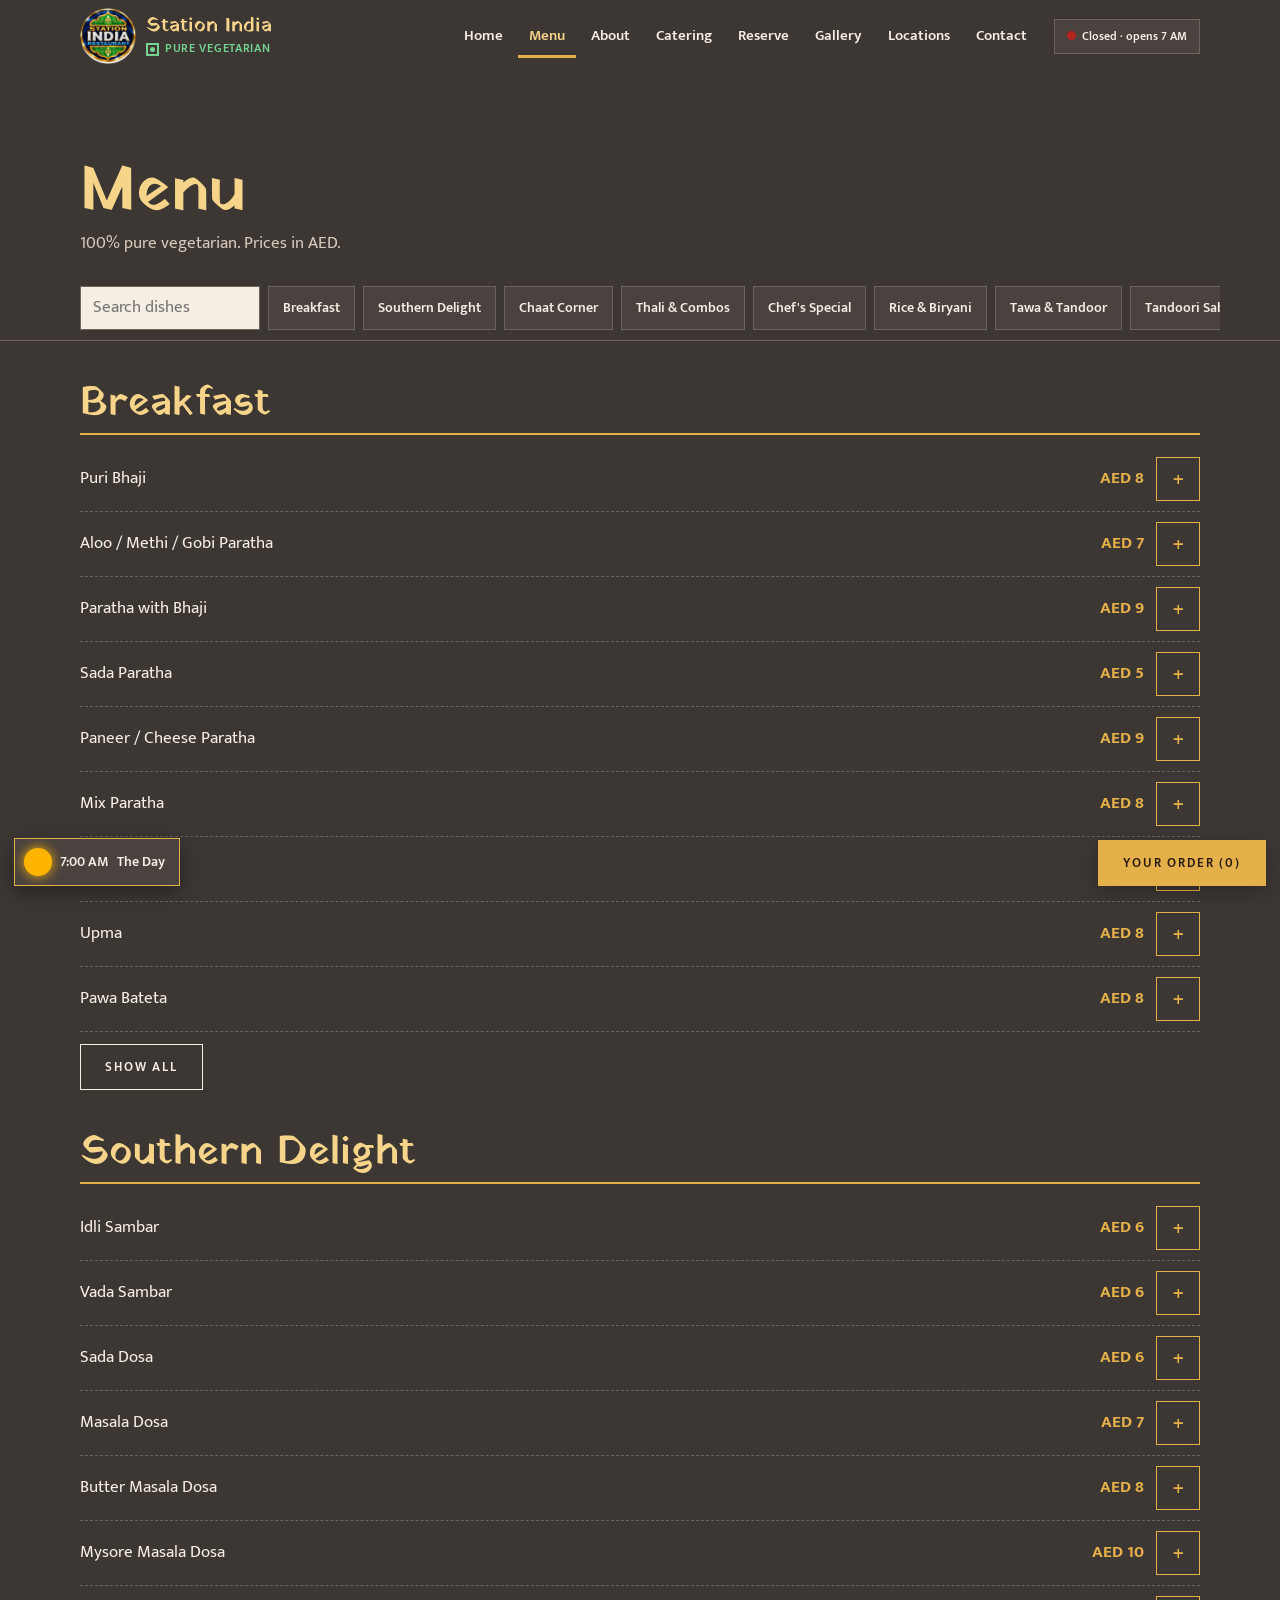
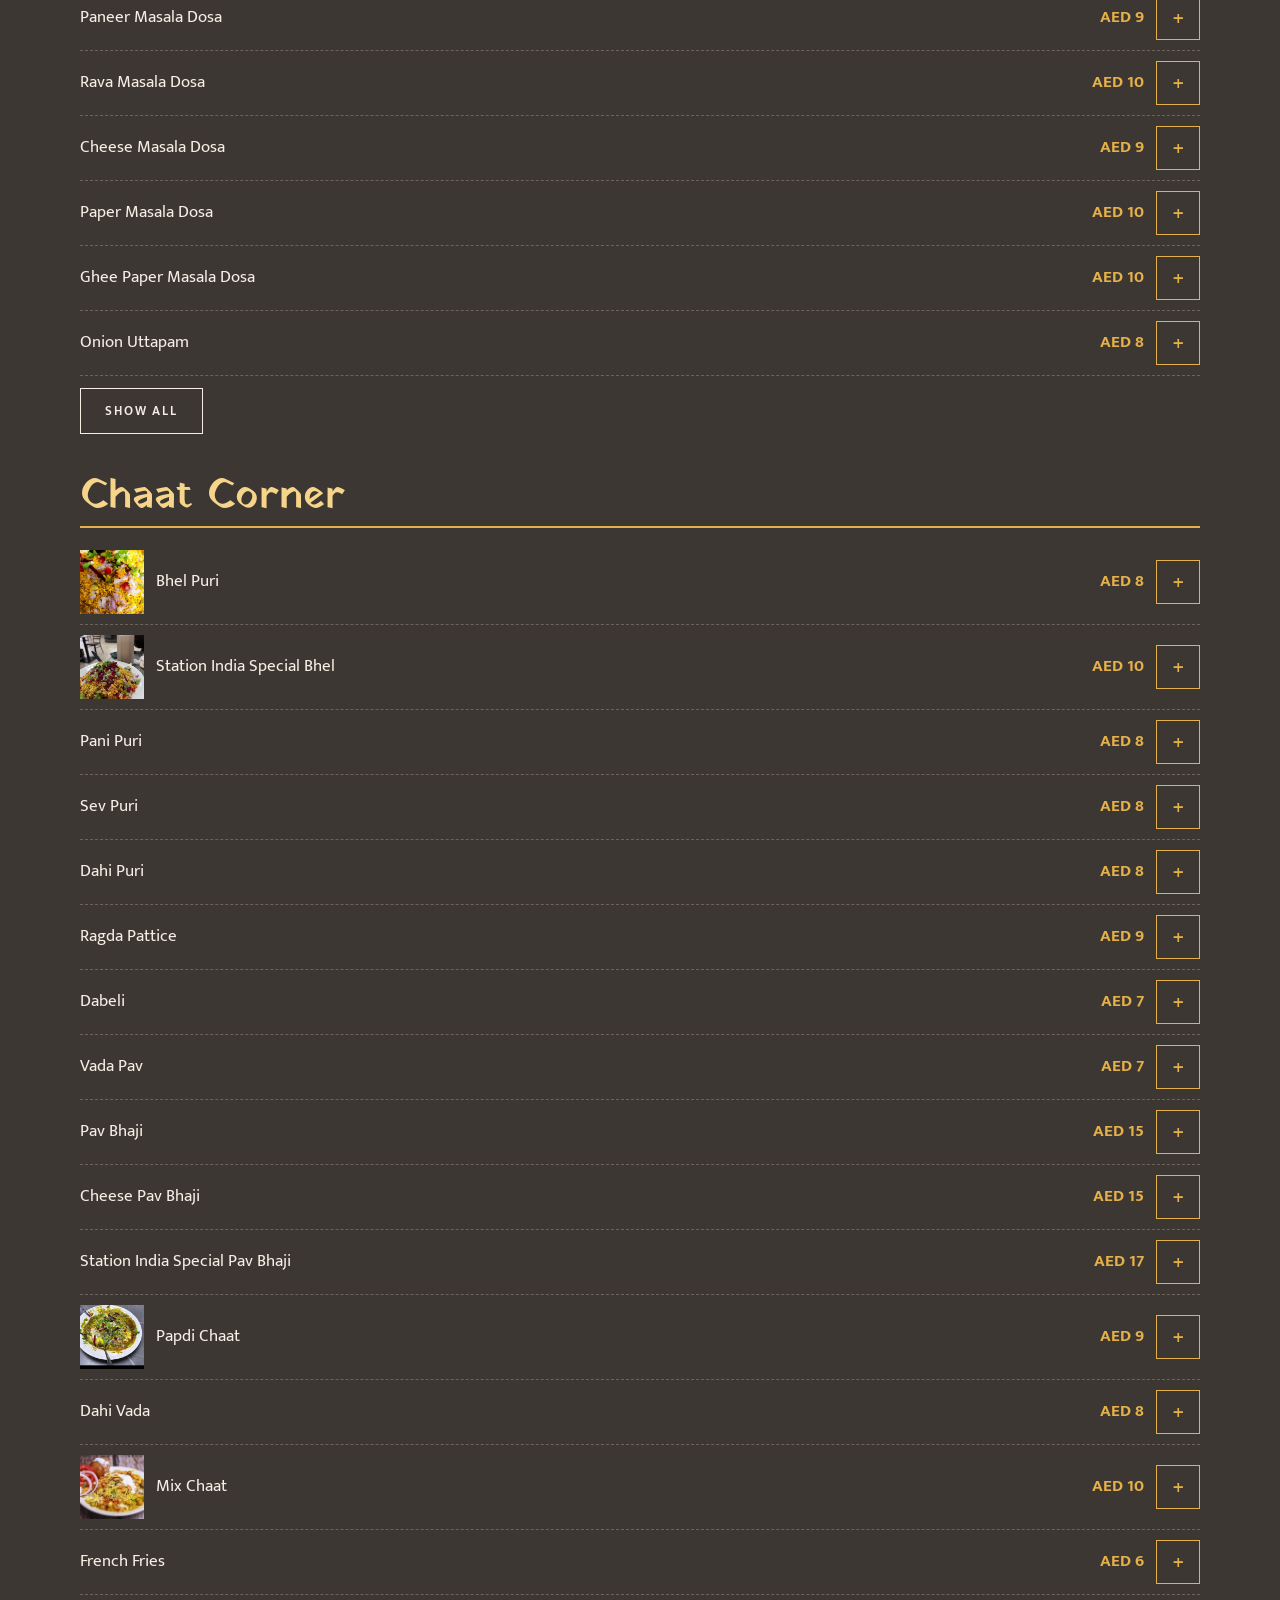
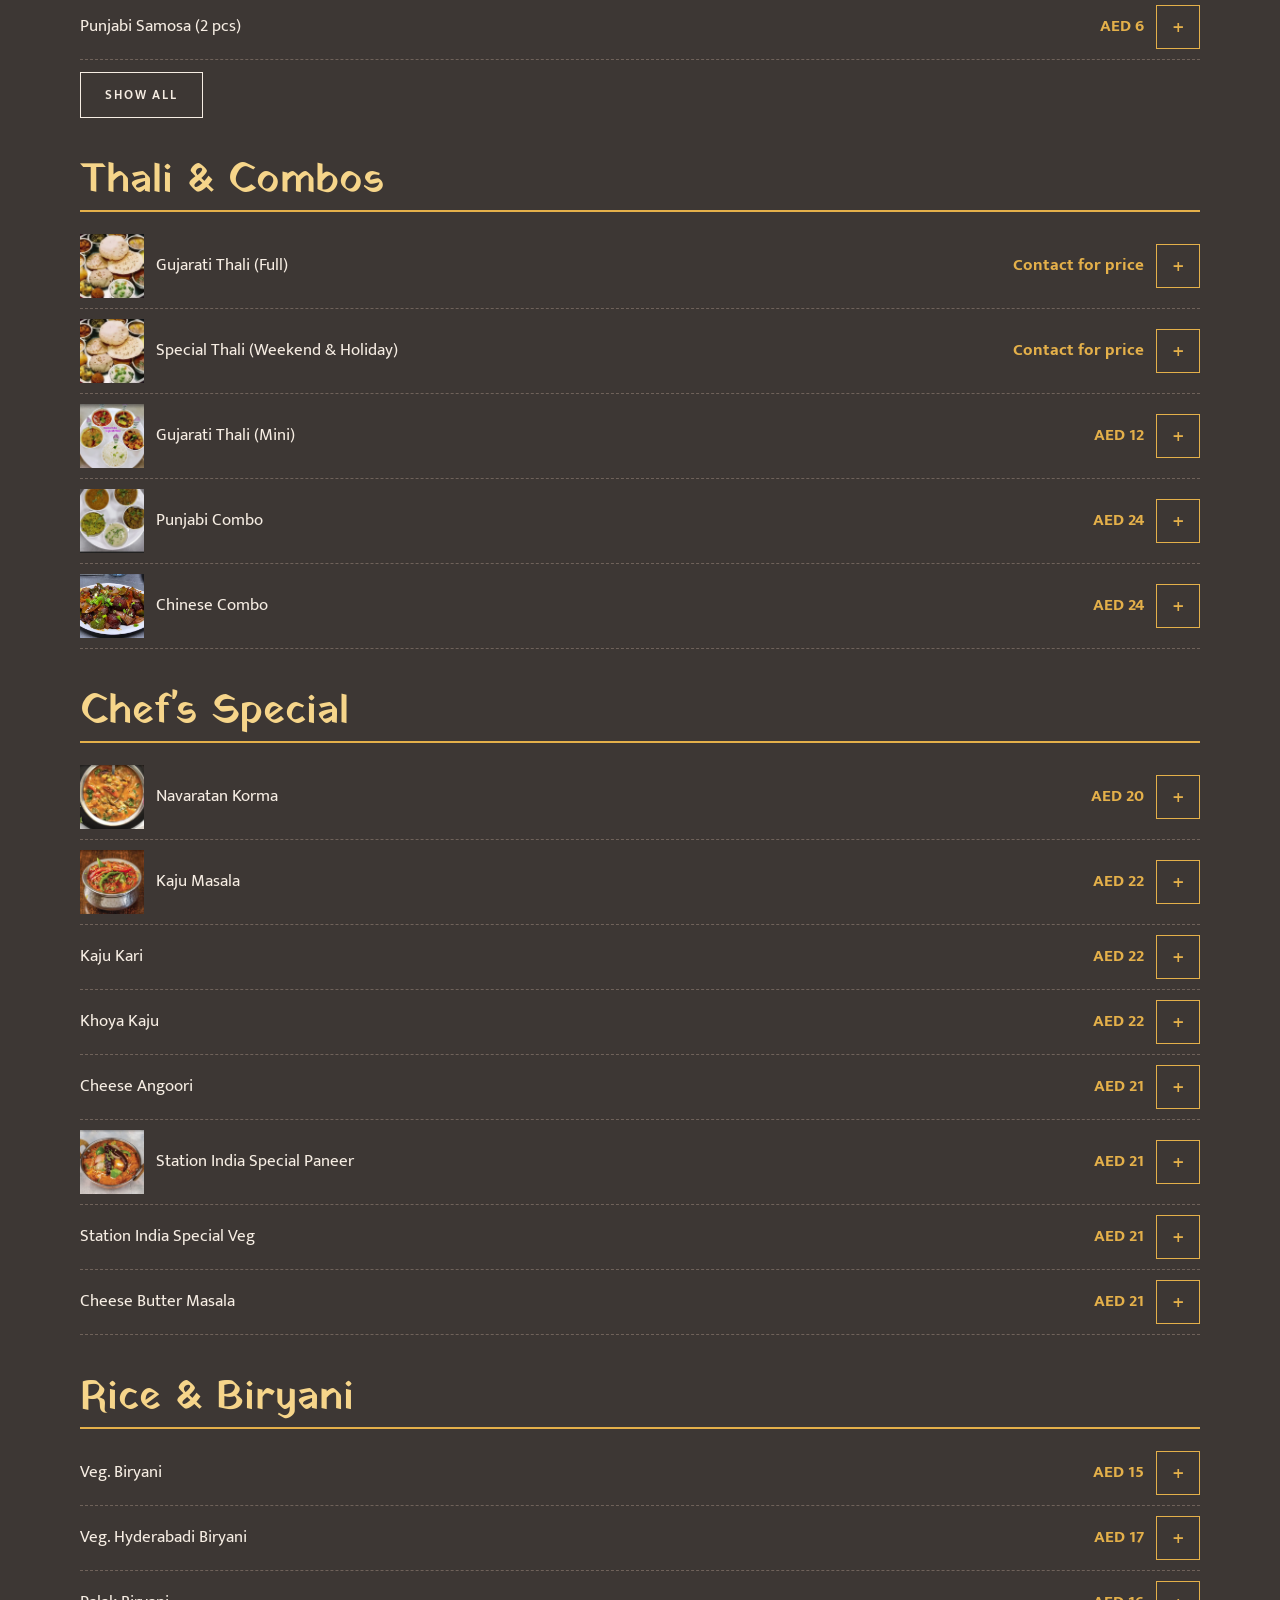
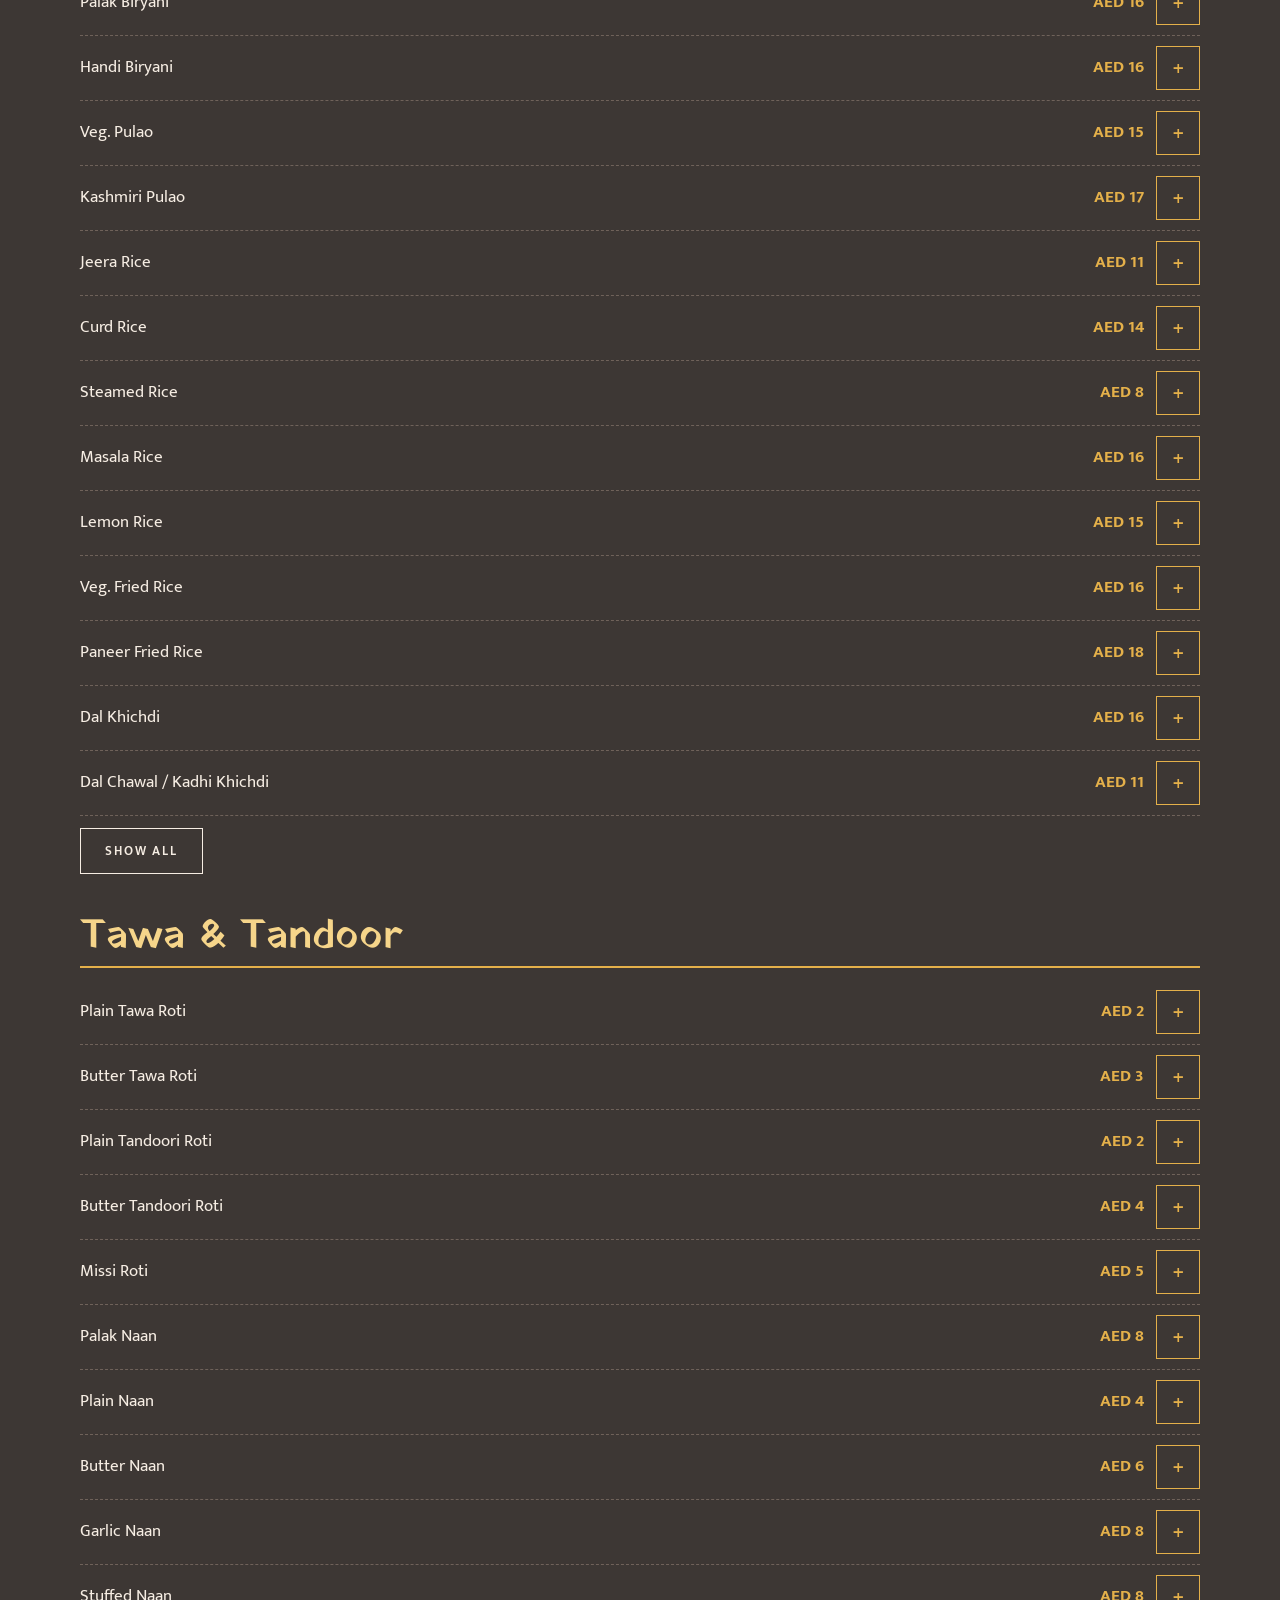
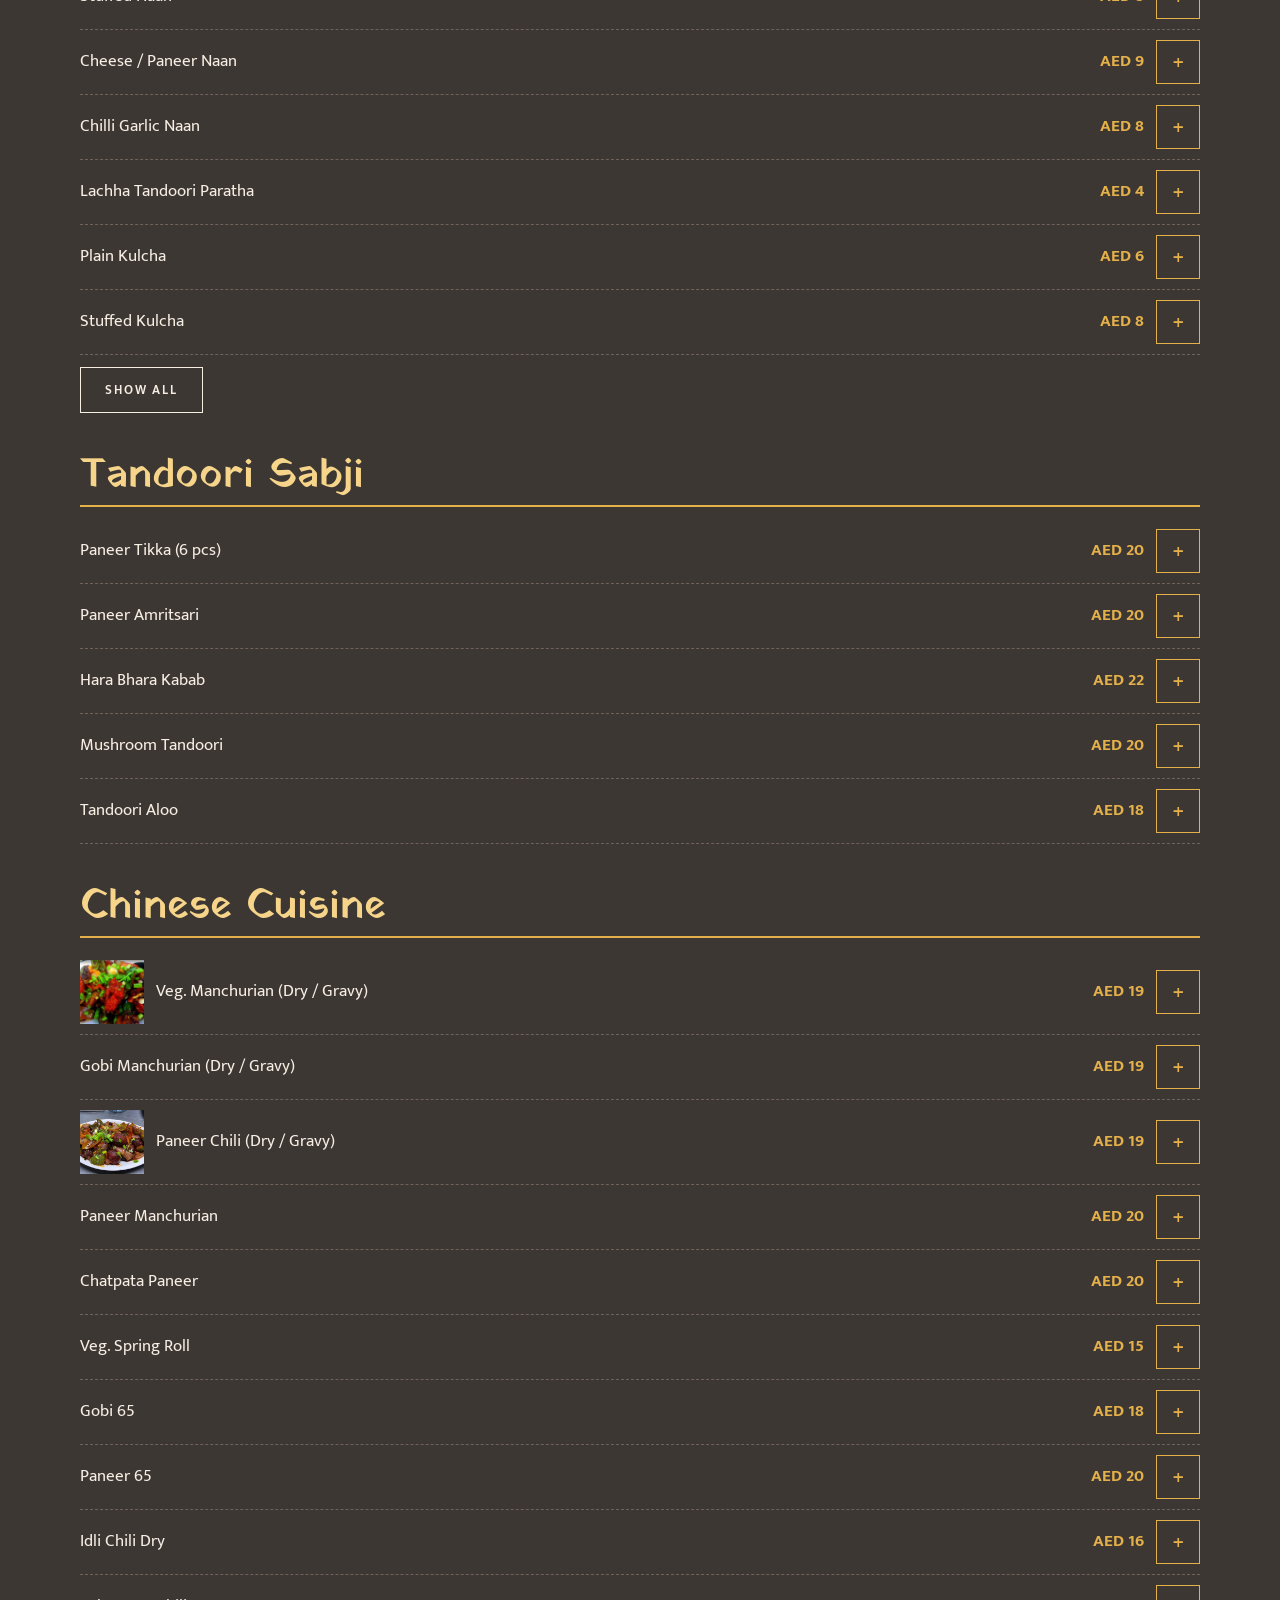
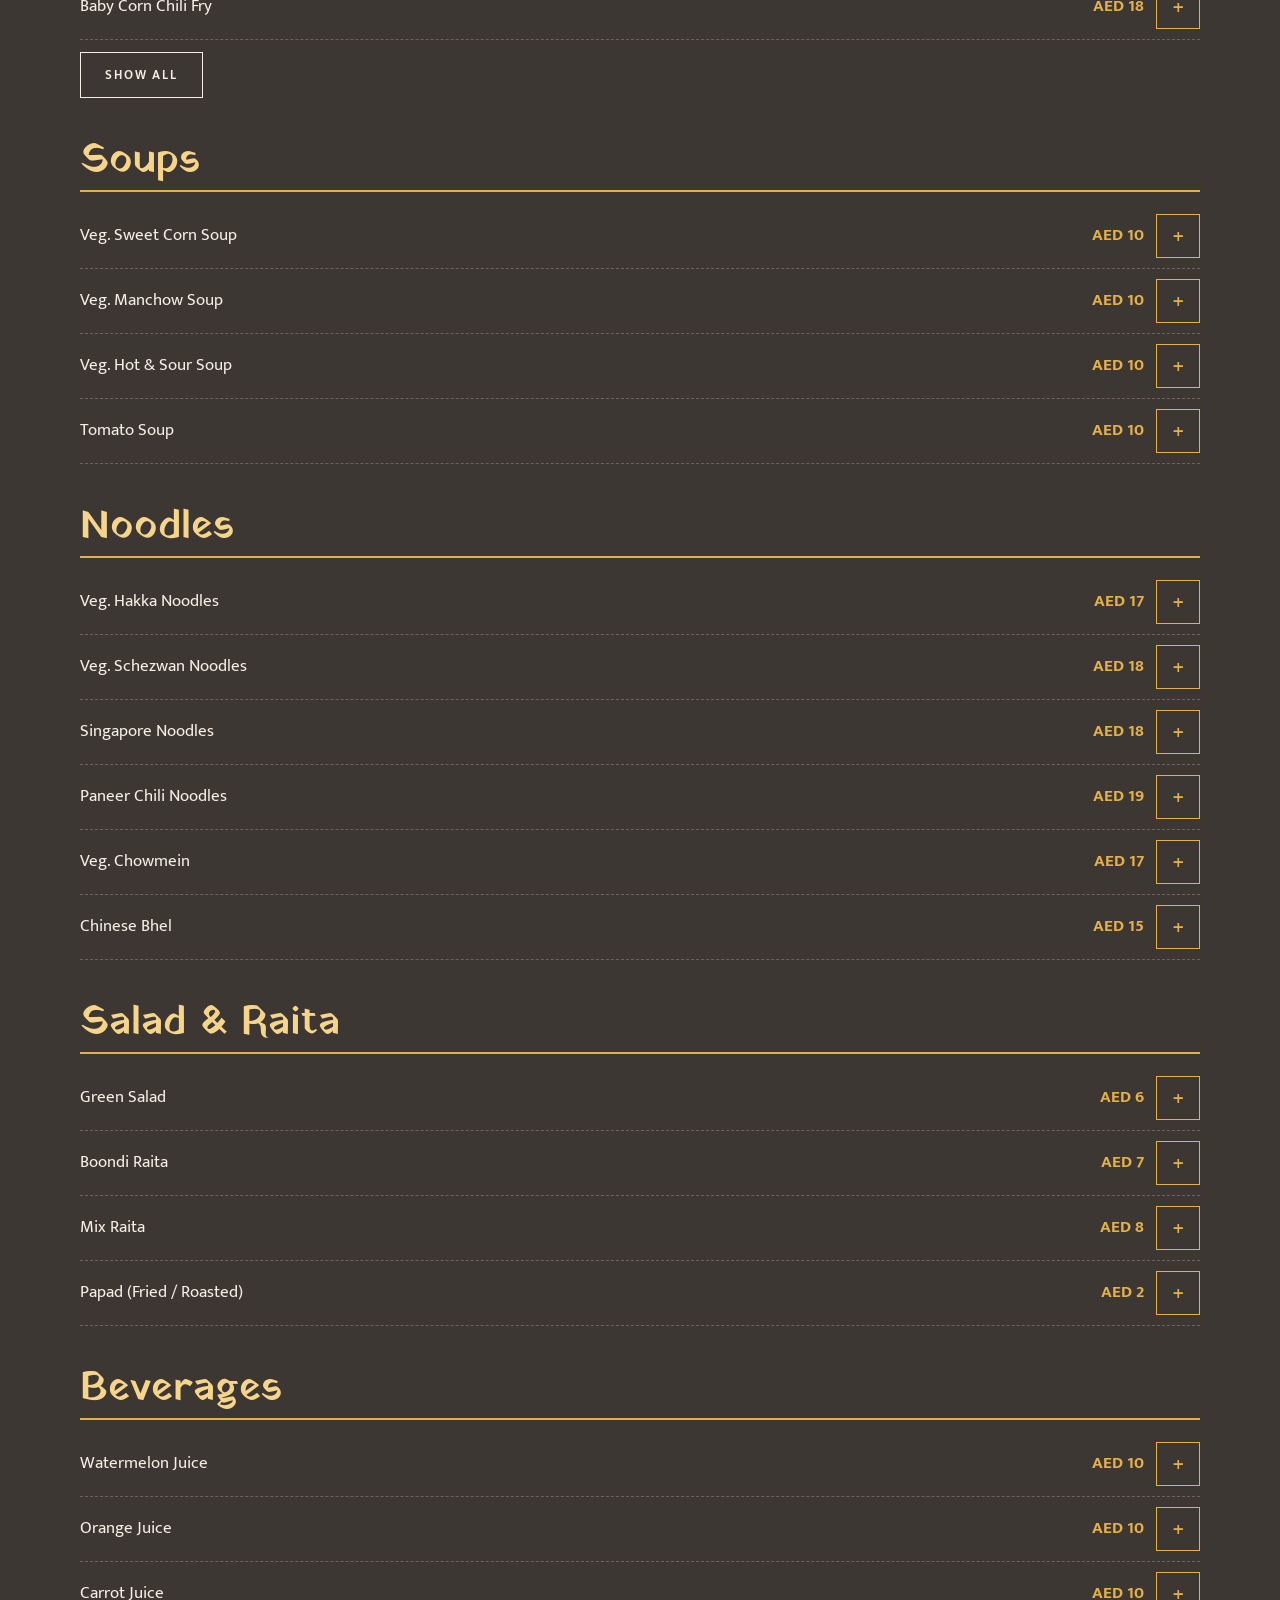
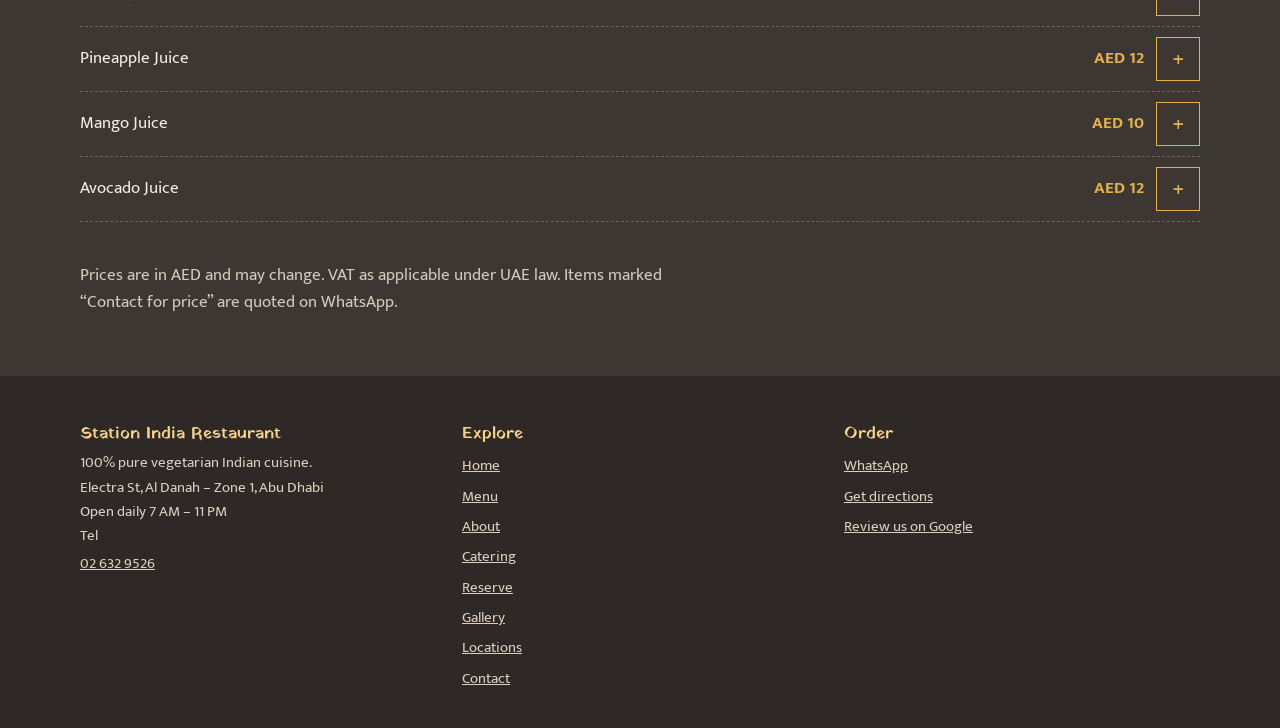
<file: menu.html>
<!doctype html><html lang="en"><head><meta charset="utf-8"><meta name="viewport" content="width=device-width,initial-scale=1,viewport-fit=cover">
<meta name="color-scheme" content="only light"><meta name="supported-color-schemes" content="light"><meta name="theme-color" content="#3D3734">
<title>Menu | Station India Restaurant Abu Dhabi</title><meta name="description" content="Full pure vegetarian menu: thalis, chaat, dosa, curries, naan, Chinese and juices. Prices in AED."><link rel="canonical" href="https://YOUR-DOMAIN.com/menu.html">
<meta property="og:title" content="Menu | Station India Restaurant Abu Dhabi"><meta property="og:description" content="Full pure vegetarian menu: thalis, chaat, dosa, curries, naan, Chinese and juices. Prices in AED."><meta property="og:image" content="https://YOUR-DOMAIN.com/images/logo-station-india.webp"><meta property="og:type" content="website"><meta name="twitter:card" content="summary_large_image">
<link rel="icon" href="images/logo-small.png"><link rel="preconnect" href="https://fonts.googleapis.com"><link rel="preconnect" href="https://fonts.gstatic.com" crossorigin>
<link href="https://fonts.googleapis.com/css2?family=Mukta:wght@400;600&family=Yatra+One&display=swap" rel="stylesheet"><link rel="stylesheet" href="style.css"></head>
<body data-p="menu"><main><section class="sec" style="padding-bottom:20px"><div class="wrap"><h1>Menu</h1><p class="lead">100% pure vegetarian. Prices in AED.</p></div></section><div class="chips"><div class="wrap"><input id="q" type="search" placeholder="Search dishes" aria-label="Search dishes"><span id="chips" style="display:contents"></span></div></div><div class="wrap" id="menu"></div><div class="wrap"><p class="lead" style="margin:30px 0 60px">Prices are in AED and may change. VAT as applicable under UAE law. Items marked “Contact for price” are quoted on WhatsApp.</p></div></main><script src="app.js"></script></body></html>
</file>
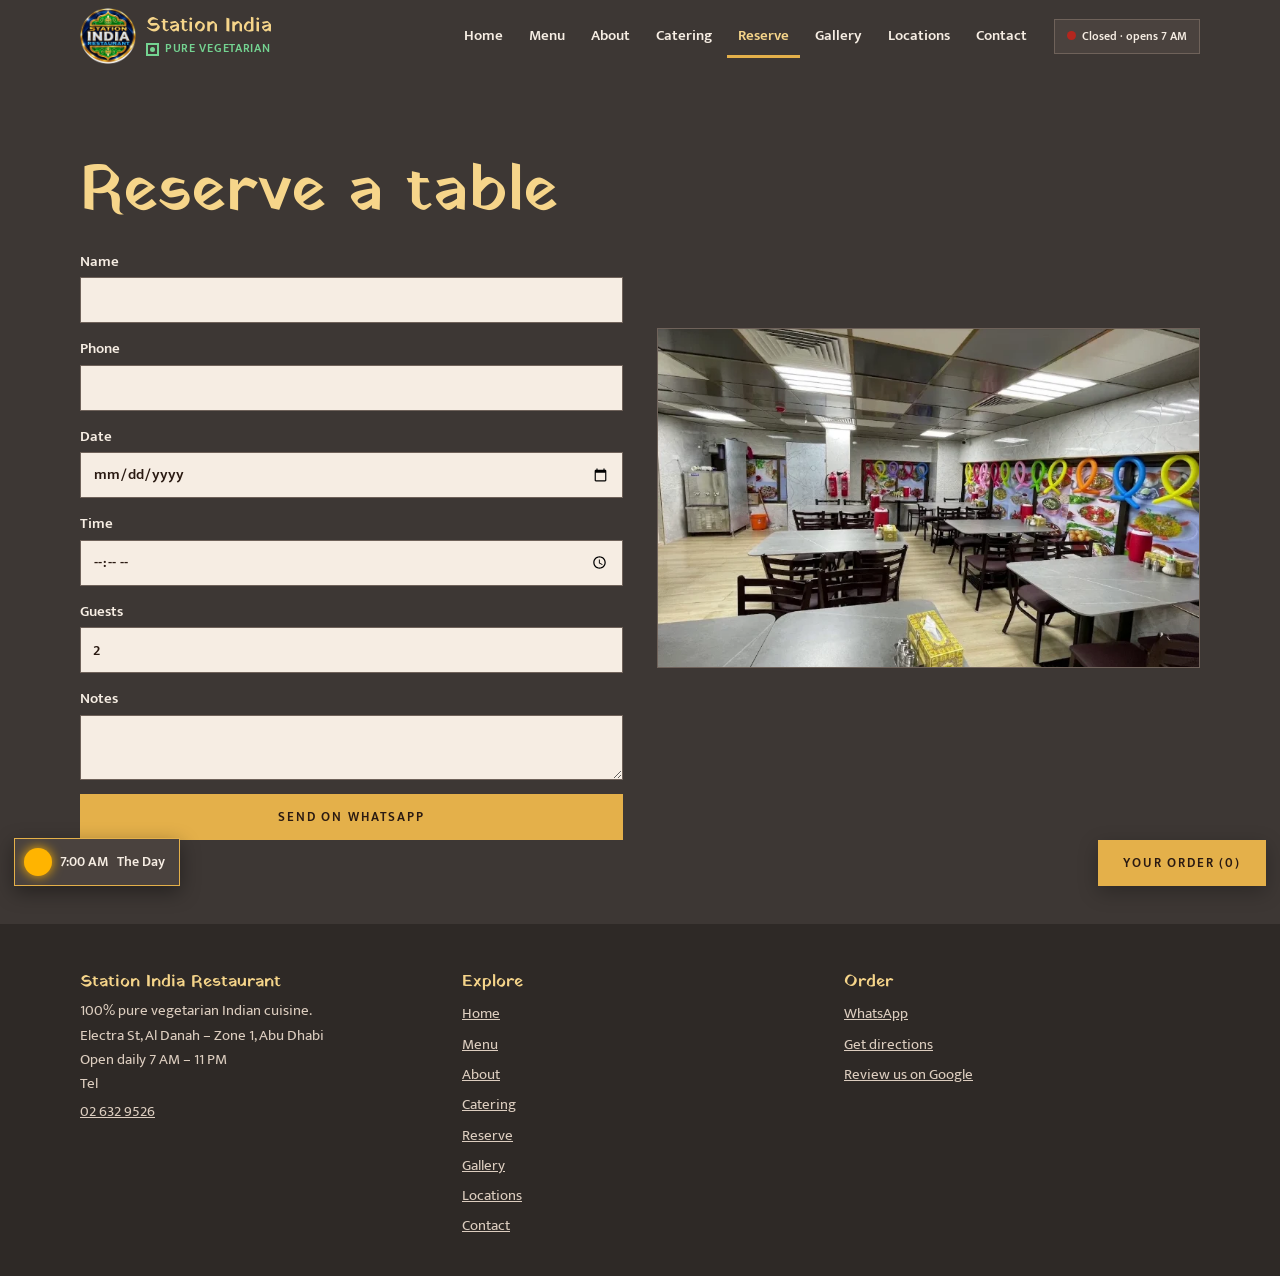
<file: reserve.html>
<!doctype html><html lang="en"><head><meta charset="utf-8"><meta name="viewport" content="width=device-width,initial-scale=1,viewport-fit=cover">
<meta name="color-scheme" content="only light"><meta name="supported-color-schemes" content="light"><meta name="theme-color" content="#3D3734">
<title>Reserve a Table | Station India Restaurant Abu Dhabi</title><meta name="description" content="Book a table at Station India in Al Danah, Abu Dhabi. Your details open in WhatsApp."><link rel="canonical" href="https://YOUR-DOMAIN.com/reserve.html">
<meta property="og:title" content="Reserve a Table | Station India Restaurant Abu Dhabi"><meta property="og:description" content="Book a table at Station India in Al Danah, Abu Dhabi. Your details open in WhatsApp."><meta property="og:image" content="https://YOUR-DOMAIN.com/images/logo-station-india.webp"><meta property="og:type" content="website"><meta name="twitter:card" content="summary_large_image">
<link rel="icon" href="images/logo-small.png"><link rel="preconnect" href="https://fonts.googleapis.com"><link rel="preconnect" href="https://fonts.gstatic.com" crossorigin>
<link href="https://fonts.googleapis.com/css2?family=Mukta:wght@400;600&family=Yatra+One&display=swap" rel="stylesheet"><link rel="stylesheet" href="style.css"></head>
<body data-p="res"><main><section class="sec"><div class="wrap two"><div><h1>Reserve a table</h1><form data-wa="Table reservation" style="margin-top:20px"><label>Name<input name="n" data-l="Name" required></label><label>Phone<input name="p" data-l="Phone" type="tel" required></label><label>Date<input name="d" data-l="Date" type="date" required></label><label>Time<input name="t" data-l="Time" type="time" min="07:00" max="23:00" required></label><label>Guests<input name="g" data-l="Guests" type="number" min="1" value="2"></label><label>Notes<textarea name="m" data-l="Notes" rows="2"></textarea></label><button class="btn" type="submit">Send on WhatsApp</button></form></div><img src="images/dining-hall-3.webp" alt="Tables at Station India Restaurant" loading="lazy"></div></section></main><script src="app.js"></script></body></html>
</file>
<file: style.css>
/* Station India – fixed light theme (no dark mode, so Chrome settings can't recolour it) */
:root{color-scheme:only light;--bg:#3D3734;--bg2:#5B3C30;--dark:#2E2926;--card:#4A423E;--acc:#E4B04A;--hd:#F6D58A;--vg:#74D391;--ink:#F6EDE3;--mut:#D6C8BB;--line:#6F625A;--gt:#E4B04A;--hf:'Yatra One',Georgia,serif;--bf:'Mukta',system-ui,sans-serif}
*{box-sizing:border-box;margin:0}html{scroll-behavior:smooth;scroll-padding-top:130px}
body{background:var(--bg);color:var(--ink);font:17px/1.6 var(--bf);padding-bottom:env(safe-area-inset-bottom)}
img{max-width:100%;display:block}a{color:inherit}
h1,h2,h3{font-family:var(--hf);font-weight:400;line-height:1.15;color:var(--hd)}
h1{font-size:clamp(2.3rem,6vw,4rem)}h2{font-size:clamp(1.7rem,4vw,2.5rem);margin-bottom:12px}h3{font-size:1.25rem}
.wrap{max-width:1160px;margin:auto;padding:0 20px}.sec{padding:84px 0}.alt{background:var(--bg2)}
.dk{background:var(--dark);color:var(--ink)}.dk h2,.dk h3{color:var(--hd)}.lead{max-width:60ch;color:var(--mut)}.dk .lead{color:var(--mut)}
:focus-visible{outline:3px solid var(--gold);outline-offset:2px}
.btn{display:inline-flex;align-items:center;justify-content:center;min-height:46px;padding:0 24px;border:1px solid var(--acc);background:var(--acc);color:#2A1A12;font:600 .82rem var(--bf);letter-spacing:.14em;text-transform:uppercase;text-decoration:none;cursor:pointer}
.btn.o{background:transparent;color:var(--ink);border-color:var(--ink)}.btn:hover{filter:brightness(1.1)}
/* header */
header{position:sticky;top:0;z-index:50;padding-top:env(safe-area-inset-top);transition:.25s}header.sc{background:var(--bg);border-bottom:1px solid var(--line);box-shadow:0 2px 14px #0001}
.hb{display:flex;align-items:center;gap:16px;min-height:72px}.brand{display:flex;align-items:center;gap:10px;text-decoration:none;margin-right:auto}
.brand img{width:56px;height:56px}.brand b{font:400 1.25rem var(--hf);color:var(--hd);line-height:1}.brand small{display:flex;align-items:center;gap:6px;font-size:.72rem;color:var(--vg);font-weight:600;letter-spacing:.06em}
.vm{display:inline-block;width:13px;height:13px;border:2px solid var(--vg);position:relative}.vm:after{content:"";position:absolute;inset:2px;border-radius:50%;background:var(--vg)}
nav{display:flex;gap:4px}nav a{padding:10px 11px;text-decoration:none;font-weight:600;font-size:.95rem;min-height:44px;display:flex;align-items:center}nav a.on,nav a:hover{color:var(--hd);box-shadow:inset 0 -3px var(--acc)}
.pill{font:600 .78rem var(--bf);padding:6px 12px;border:1px solid var(--line);background:var(--card);white-space:nowrap}.pill i{display:inline-block;width:9px;height:9px;border-radius:50%;background:#999;margin-right:6px}.pill.open i{background:var(--vg)}.pill.closed i{background:#B3261E}
#bg{display:none;width:46px;height:46px;border:1px solid var(--line);background:var(--card);color:var(--ink);font-size:1.4rem}
@media(max-width:940px){#bg{display:block}nav{display:none;position:absolute;top:100%;left:0;right:0;background:var(--bg);flex-direction:column;border-bottom:1px solid var(--line);padding:8px 20px}nav.show{display:flex}.pill{display:none}}
/* hero */
.hero{padding:40px 0 84px;background:radial-gradient(circle at 85% 8%,#C98A4B55,transparent 50%)}.hg{display:grid;grid-template-columns:1.05fr 1fr;gap:40px;align-items:center}
.hero p{margin:18px 0 26px;max-width:46ch;font-size:1.15rem;color:var(--mut)}.cta{display:flex;flex-wrap:wrap;gap:12px}
.hi{position:relative;min-height:440px}.hi img{object-fit:cover;border:1px solid var(--line);box-shadow:0 14px 40px #0b1f5c33}.hi .a{width:82%;height:340px}.hi .b{position:absolute;right:0;bottom:0;width:52%;height:230px;border:6px solid var(--bg)}
@media(max-width:800px){.hg{grid-template-columns:1fr}.hi{min-height:380px}.hi .a{height:280px}}
.stats{background:var(--bg2);color:#fff}.stats .wrap{display:grid;grid-template-columns:repeat(4,1fr)}.stats div{padding:26px 10px;text-align:center;border-left:1px solid #fff2}.stats div:first-child{border:0}.stats b{display:block;font:400 2.3rem var(--hf);color:var(--hd)}.stats span{font-size:.9rem;color:#EBDCCD}
@media(max-width:600px){.stats .wrap{grid-template-columns:1fr 1fr}.stats div:nth-child(3){border-left:0}}
.ban{background:var(--acc);color:#2A1A12;text-align:center;padding:14px 20px;font-weight:600}.ban a{color:#2A1A12}
.grid{display:grid;gap:22px;grid-template-columns:repeat(auto-fill,minmax(250px,1fr));margin-top:30px}
.card{background:var(--card);border:1px solid var(--line);display:flex;flex-direction:column}.card img{height:190px;width:100%;object-fit:cover}.card div{padding:16px;display:flex;flex-direction:column;gap:6px;flex:1}.card small{color:var(--gt);font-weight:600}.card .pr{font:400 1.2rem var(--hf);color:var(--acc)}.card .btn{margin-top:auto;min-height:44px}
.cat{padding:22px;border:1px solid #fff3;background:#ffffff0d}.cat p{color:#CFE0CF;font-size:.95rem;margin-top:6px}
.steps{display:grid;gap:22px;grid-template-columns:repeat(auto-fit,minmax(240px,1fr));margin-top:28px;counter-reset:s}.steps div{border-top:3px solid var(--acc);padding-top:14px}.steps div:before{counter-increment:s;content:counter(s);font:400 2rem var(--hf);color:var(--acc)}
details{border-bottom:1px solid var(--line);padding:14px 0}summary{cursor:pointer;font-weight:600;min-height:44px;display:flex;align-items:center}details p{color:var(--mut);padding-bottom:6px}
.two{display:grid;gap:34px;grid-template-columns:1fr 1fr;align-items:center}@media(max-width:800px){.two{grid-template-columns:1fr}}.two img{width:100%;height:340px;object-fit:cover;border:1px solid var(--line)}
.rv{display:grid;gap:20px;grid-template-columns:repeat(auto-fit,minmax(260px,1fr));margin-top:26px}.rv blockquote{background:var(--card);border:1px solid var(--line);padding:20px}.rv cite{display:block;margin-top:10px;font-style:normal;font-weight:600;color:var(--hd)}.st{color:var(--acc);letter-spacing:2px}
footer{background:var(--dark);color:#DCCDBF;padding:48px 0 34px;font-size:.95rem}footer .wrap{display:grid;gap:26px;grid-template-columns:repeat(auto-fit,minmax(200px,1fr))}footer h3{color:var(--hd);font-size:1.05rem;margin-bottom:8px}footer a{display:block;padding:3px 0}
.ph{display:grid;place-items:center;min-height:200px;background:#e8e2cc;color:var(--mut);border:1px dashed var(--line)}
/* menu */
.chips{position:sticky;top:72px;z-index:20;background:var(--bg);border-bottom:1px solid var(--line);padding:10px 0;margin-top:-1px}.chips .wrap{display:flex;gap:8px;overflow-x:auto;align-items:center}
.chip{white-space:nowrap;border:1px solid var(--line);background:var(--card);color:var(--ink);padding:0 14px;min-height:44px;font:600 .9rem var(--bf);cursor:pointer;text-decoration:none;display:flex;align-items:center}.chip.on,.chip:hover{background:var(--acc);color:#2A1A12;border-color:var(--acc)}
#q{min-height:44px;border:1px solid var(--line);padding:0 12px;font:inherit;min-width:180px}
.mc{margin:40px 0}.mc h2{border-bottom:2px solid var(--acc);padding-bottom:6px}.it{display:flex;gap:12px;align-items:center;padding:10px 0;border-bottom:1px dashed var(--line)}.it img{width:64px;height:64px;object-fit:cover}.it span{flex:1}.it b{color:var(--acc);white-space:nowrap}.it button{min-width:44px;min-height:44px;border:1px solid var(--acc);background:transparent;color:var(--acc);font:700 1.2rem var(--bf);cursor:pointer}.it button:hover{background:var(--acc);color:#2A1A12}
.more{margin-top:12px}
/* forms */
form{display:grid;gap:14px;max-width:560px}label{display:grid;gap:4px;font-weight:600;font-size:.92rem}input,select,textarea{font:inherit;min-height:46px;padding:8px 12px;border:1px solid var(--line);background:#F6EDE3;color:#2A1A12}
/* cart */
#cb{position:fixed;right:14px;bottom:calc(14px + env(safe-area-inset-bottom));z-index:60;box-shadow:0 6px 20px #0004}
#dr{position:fixed;top:0;right:0;bottom:0;width:min(420px,100%);background:var(--bg);color:var(--ink);z-index:90;transform:translateX(105%);transition:.3s;overflow:auto;padding:20px;padding-top:calc(20px + env(safe-area-inset-top));border-left:1px solid var(--line)}#dr.show{transform:none}
#dr form{max-width:none}.ci{display:flex;gap:8px;align-items:center;padding:8px 0;border-bottom:1px solid var(--line)}.ci span{flex:1}.ci button{min-width:36px;min-height:36px;border:1px solid var(--line);background:var(--card);color:var(--ink);cursor:pointer}.tot{font:400 1.4rem var(--hf);margin:12px 0}
.err{color:#FFB4A8;font-weight:600;min-height:1.2em}
/* The Day: a small pill bottom-left that opens a panel upwards */
#day{position:fixed;left:14px;bottom:calc(14px + env(safe-area-inset-bottom));z-index:55}
#pk{display:flex;align-items:center;gap:8px;min-height:48px;padding:0 14px 0 9px;background:var(--card);color:var(--ink);border:1px solid var(--acc);font:600 .85rem var(--bf);cursor:pointer;box-shadow:0 6px 20px #0006}
#mo{width:28px;height:28px;border-radius:50%;background:#FFB400;box-shadow:0 0 12px #FFB400}#mo.m{background:#EEF1FF;box-shadow:0 0 10px #fff}
#day .bd{position:absolute;left:0;bottom:calc(100% + 8px);width:min(330px,calc(100vw - 28px));max-height:calc(100vh - 150px);max-height:calc(100dvh - 150px);overflow:auto;background:var(--card);border:1px solid var(--line);box-shadow:0 12px 34px #0008;font-size:.9rem}#day.min .bd{display:none}
#day .sky{position:relative;height:84px;overflow:hidden;transition:background .5s}#orb{position:absolute;width:30px;height:30px;border-radius:50%;background:#FFB400;box-shadow:0 0 18px #FFB400;transition:.3s}#orb.m{background:#EEF1FF;box-shadow:0 0 14px #fff}
#clk{position:absolute;right:8px;top:6px;font:400 1.3rem var(--hf);color:#2A1A12;background:#fffd;padding:0 8px}#day input[type=range]{width:100%;min-height:34px;padding:0;border:0;background:transparent;accent-color:var(--acc)}
#day .r{display:flex;justify-content:space-between;gap:8px;align-items:center;padding:5px 0;border-bottom:1px dotted var(--line)}#day .r button,#day .sm{min-height:40px;min-width:40px;border:1px solid var(--acc);background:transparent;color:var(--acc);font-weight:700;cursor:pointer}#day .sm{width:100%;margin-top:8px}
/* preloader */
#pre{position:fixed;inset:0;z-index:999;background:var(--bg);display:grid;place-items:center;opacity:0;pointer-events:none;transition:opacity .3s}#pre.on{opacity:1;pointer-events:all}#pre img{width:130px;height:130px}
#pre.on img{animation:roll 1s .25s cubic-bezier(.5,0,.8,.4) forwards}@keyframes roll{from{transform:none}to{transform:translateX(-75vw) rotate(-900deg)}}
#pre.in{opacity:1}
/* gallery */
.vid{margin:0 0 30px}.vid video{width:100%;max-height:60vh;background:#000}
.cf{position:relative;height:420px;perspective:1100px;overflow:hidden;touch-action:pan-y;user-select:none}.cf figure{position:absolute;left:50%;top:20px;width:min(440px,70%);margin:0;transition:.45s;cursor:pointer}.cf img{width:100%;height:330px;object-fit:cover;border:6px solid #fff;box-shadow:0 14px 30px #0006}
.cf.strip{display:flex;overflow-x:auto;gap:12px;height:auto;perspective:none;scroll-snap-type:x mandatory}.cf.strip figure{position:static;flex:0 0 78%;scroll-snap-align:center}
.cap{text-align:center;margin-top:8px;min-height:3em}#lb{position:fixed;inset:0;background:#000d;z-index:200;display:none;place-items:center}#lb.on{display:grid}#lb img{max-width:94vw;max-height:88vh}
@media(prefers-reduced-motion:reduce){*{transition:none!important;animation:none!important}html{scroll-behavior:auto}}
.rev{opacity:0;transform:translateY(16px);transition:.6s}.rev.v{opacity:1;transform:none}

@media(max-width:600px){body{font-size:16px}.sec{padding:56px 0}.hero{padding:20px 0 56px}.hb{min-height:64px}.brand img{width:48px;height:48px}.cta .btn{flex:1 1 100%}.hi{min-height:340px}.grid{gap:16px}.card img{height:200px}footer{padding-bottom:110px}.chips{top:64px}}
html{-webkit-text-size-adjust:100%}a,button{-webkit-tap-highlight-color:transparent}
.cf:not(.strip) figcaption{display:none}.cf figure{width:min(440px,78%)}
@media(max-width:600px){
.hi{min-height:300px}.hi .a{height:236px;width:88%;object-position:20% center}.hi .b{width:46%;height:150px}
#sig{display:flex;overflow-x:auto;scroll-snap-type:x mandatory;gap:14px;margin:30px -20px 0;padding:0 20px 8px;scrollbar-width:none}#sig::-webkit-scrollbar{display:none}
#sig .card{flex:0 0 78%;scroll-snap-align:center}#sig .card img{height:210px}
#pk span:last-child{display:none}#pk{padding:0 14px 0 9px}.cf{height:400px}.cf img{height:310px}}
</file>
